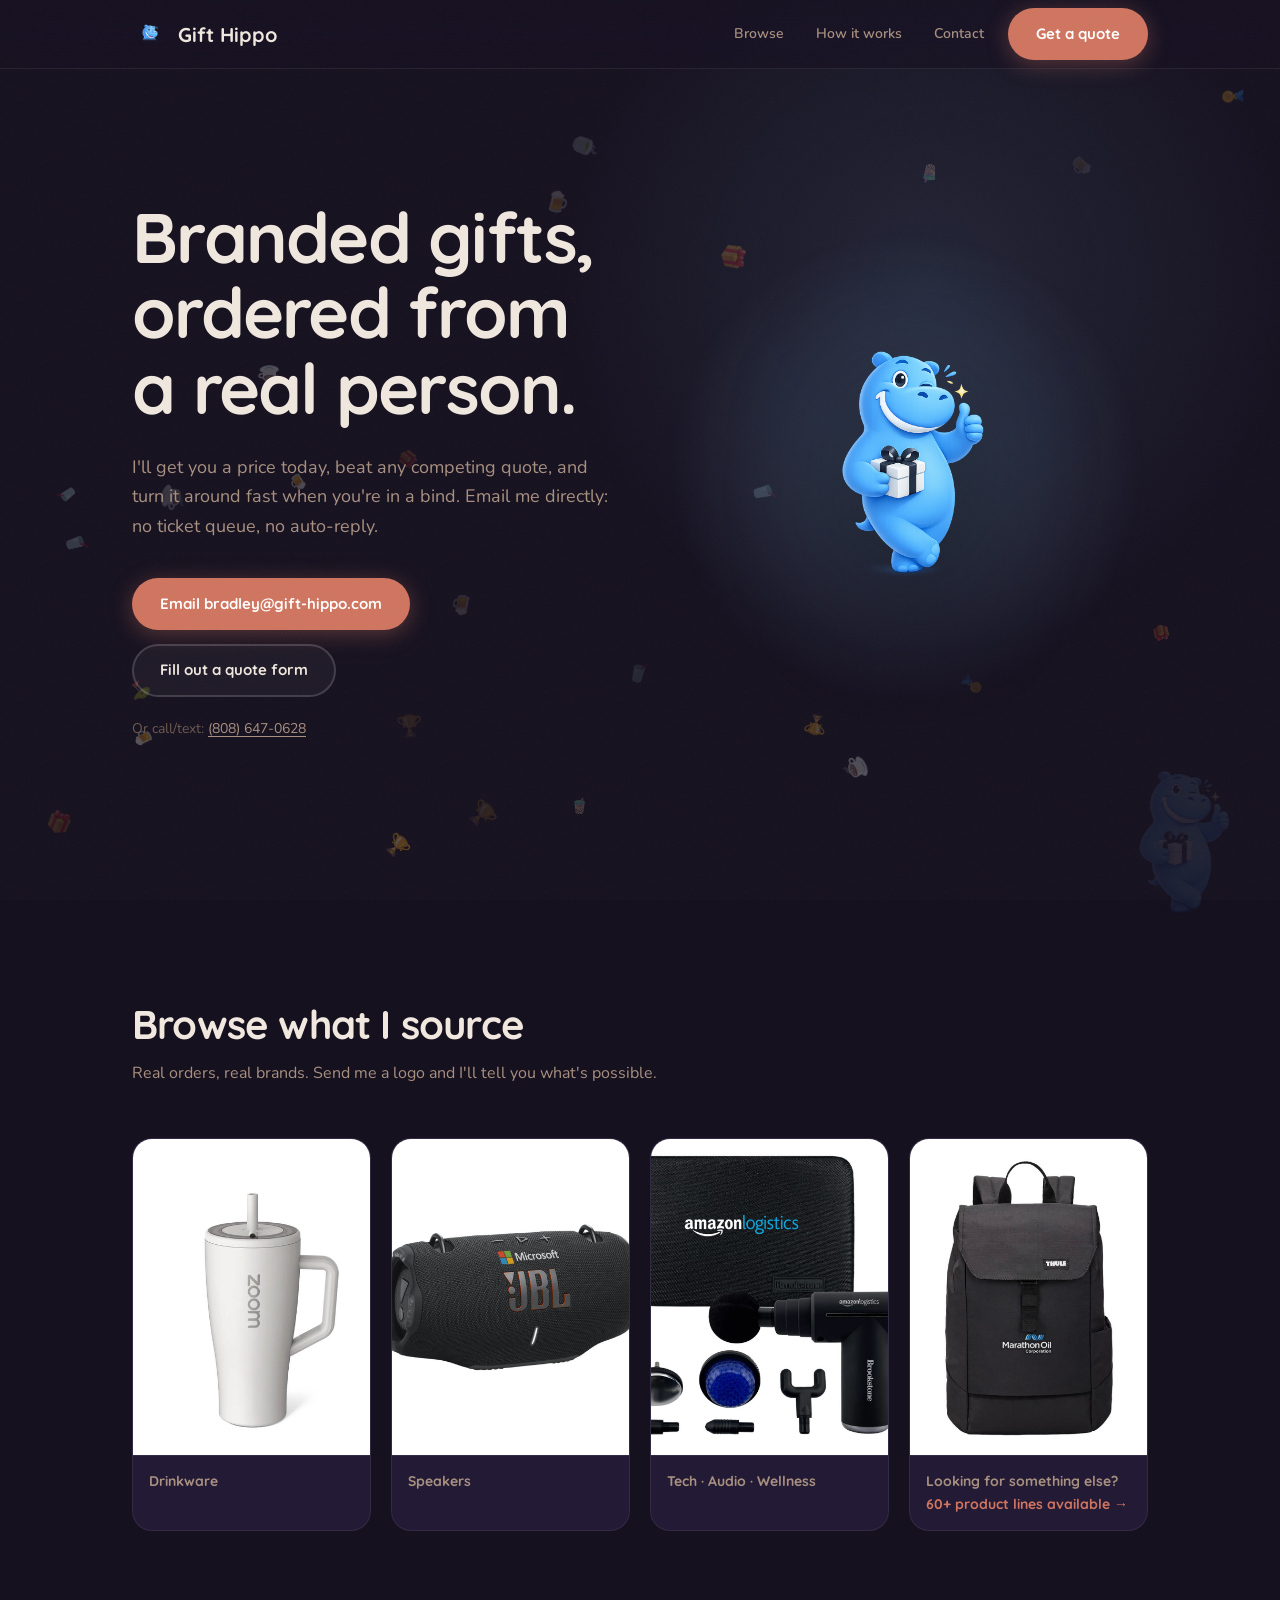
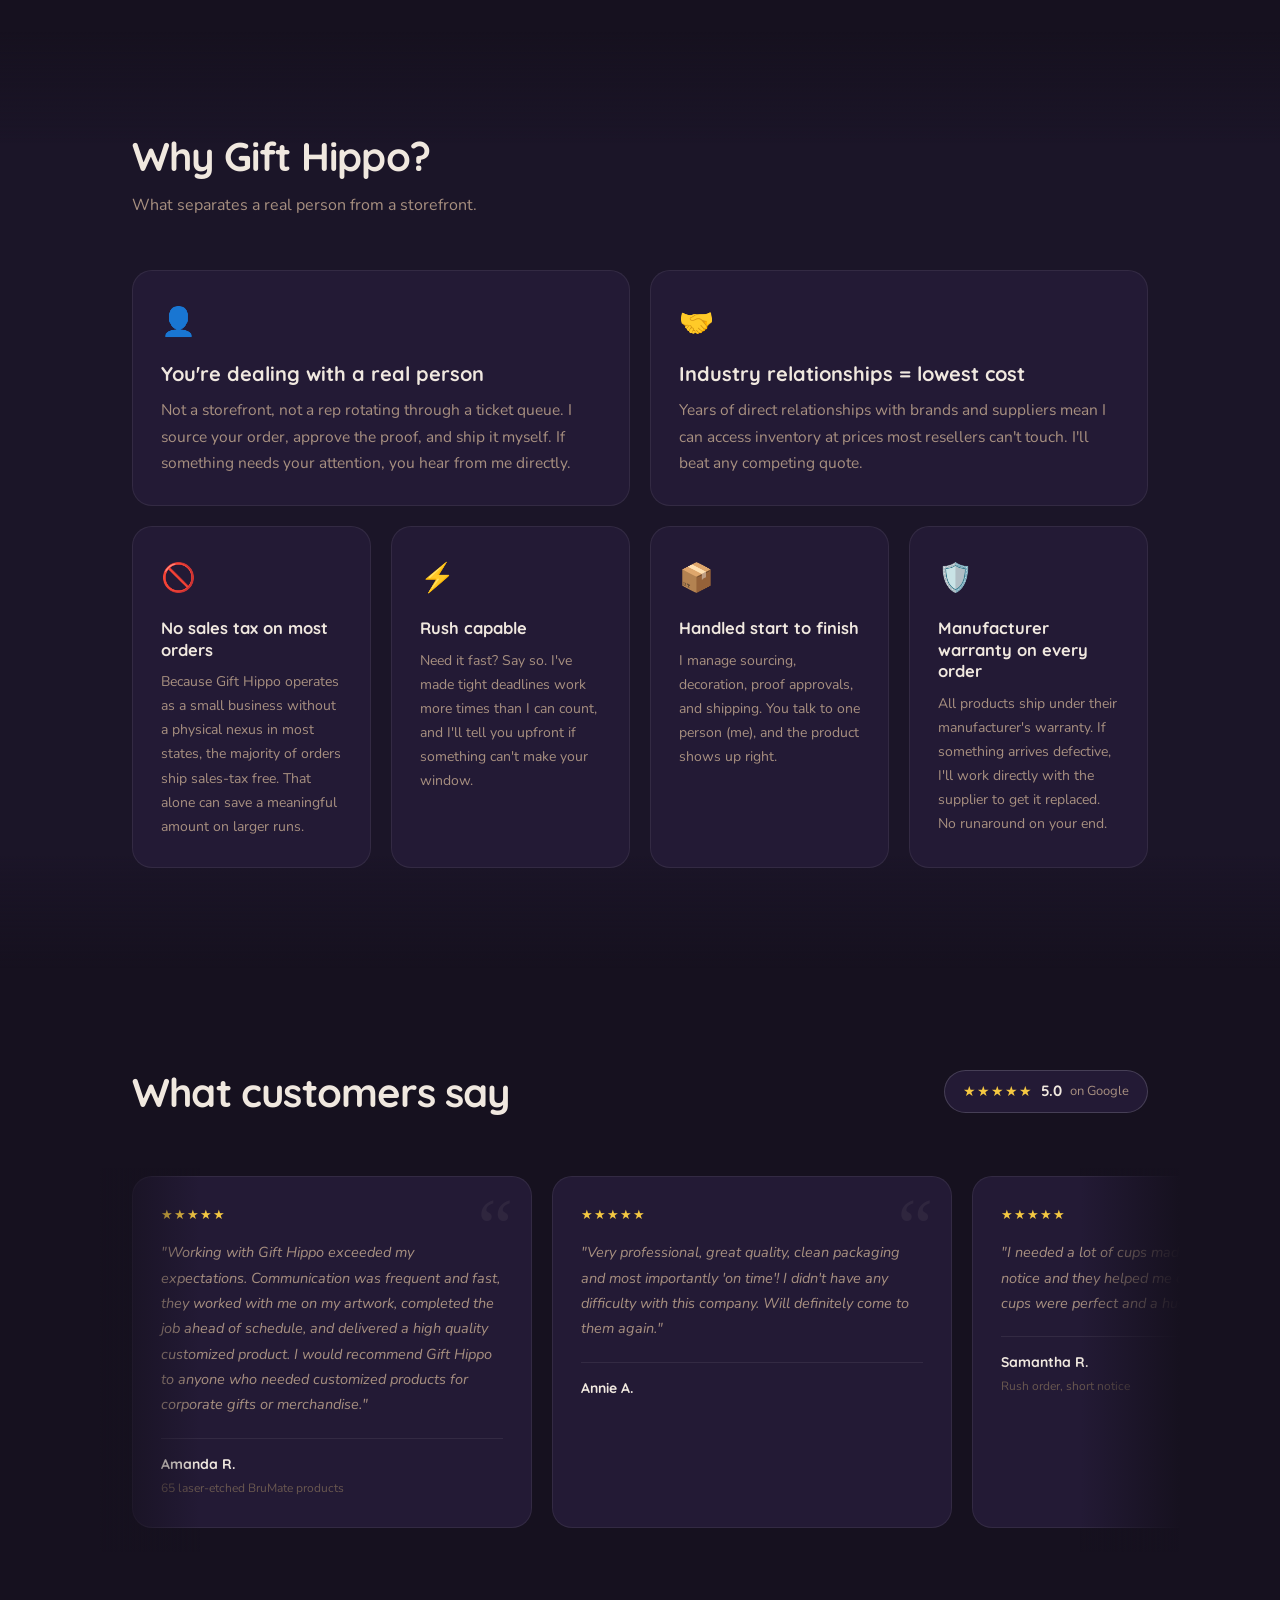
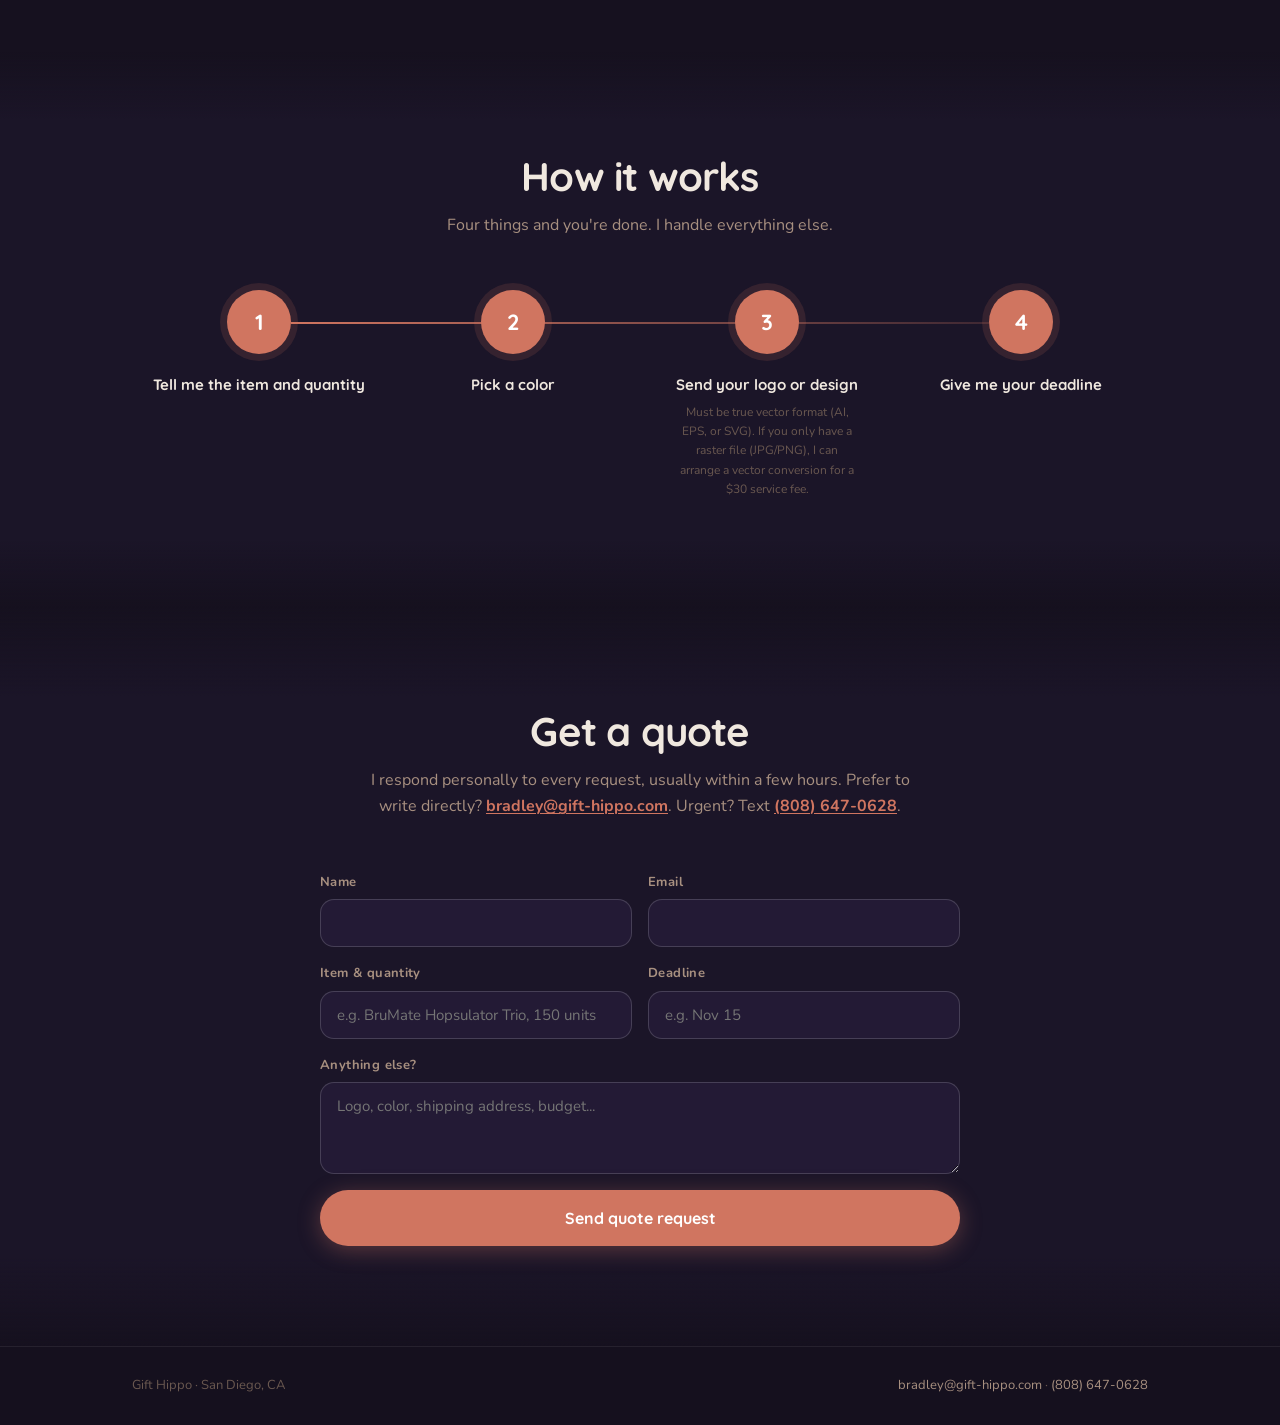
<file: index.html>
<!DOCTYPE html>
<html lang="en">
<head>
<meta charset="UTF-8">
<meta name="viewport" content="width=device-width, initial-scale=1.0">
<title>Gift Hippo: Branded gifts, ordered from a real person.</title>
<meta name="description" content="Gift Hippo sources and ships custom branded gifts and promotional products. Email for a quote today. Personal response guaranteed.">
<link rel="icon" type="image/png" href="hippo-head.png">
<link rel="apple-touch-icon" href="hippo-head.png">
<link rel="preconnect" href="https://fonts.googleapis.com">
<link href="https://fonts.googleapis.com/css2?family=Quicksand:wght@600;700&family=Nunito:wght@400;600;700&display=swap" rel="stylesheet">
<link rel="stylesheet" href="style.css">
</head>
<body>

<!-- Inline style guarantees canvas stays behind content regardless of CSS load order or caching -->
<canvas id="particles" style="position:fixed;inset:0;z-index:-1;pointer-events:none;background:transparent;"></canvas>

<header class="site-header">
  <div class="wrap header-inner">
    <a href="/" class="wordmark">
      <img src="hippo-head.png" alt="" class="wordmark-icon" aria-hidden="true">
      Gift Hippo
    </a>
    <nav>
      <a href="#browse">Browse</a>
      <a href="#how-it-works">How it works</a>
      <a href="#contact">Contact</a>
    </nav>
    <a href="#contact" class="btn btn-accent">Get a quote</a>
  </div>
</header>

<main>

  <!-- Hero -->
  <section class="hero-section">
    <div class="wrap">
      <div class="hero">
        <div class="hero-copy">
          <h1><span class="w">Branded</span> <span class="w">gifts,</span> <span class="w">ordered</span> <span class="w">from</span> <span class="w">a</span> <span class="w">real</span> <span class="w">person.</span></h1>
          <p class="lede">I'll get you a price today, beat any competing quote, and turn it around fast when you're in a bind. Email me directly: no ticket queue, no auto-reply.</p>
          <div class="cta-row">
            <a href="mailto:bradley@gift-hippo.com" class="btn btn-accent">Email bradley@gift-hippo.com</a>
            <a href="#contact" class="btn btn-outline">Fill out a quote form</a>
          </div>
          <p class="hero-phone">Or call/text: <a href="tel:8086470628">(808) 647-0628</a></p>
        </div>
        <div class="hero-mascot" id="hero-mascot">
          <div class="hippo-glow"></div>
          <div class="hippo-wrapper" id="hippo-wrapper">
            <div class="hippo-bubble" id="hippo-bubble">
              <p>Email me today. I'll find the right gift at your budget.</p>
              <a href="mailto:bradley@gift-hippo.com" class="bubble-cta">bradley@gift-hippo.com →</a>
            </div>
            <img src="hippo-mascot-big.png" alt="Gift Hippo mascot holding a gift and giving a thumbs up" class="hippo-svg">
          </div>
        </div>
      </div>
    </div>
  </section>

  <!-- Browse -->
  <section id="browse" class="section">
    <div class="wrap">
      <div class="section-head reveal">
        <h2>Browse what I source</h2>
        <p class="sub">Real orders, real brands. Send me a logo and I'll tell you what's possible.</p>
      </div>
      <div class="browse-grid">
        <a class="browse-card" href="browse.html">
          <img src="product-drinkware.jpg" alt="BruMate tumbler with Zoom branding">
          <span>Drinkware</span>
        </a>
        <a class="browse-card" href="browse.html">
          <img src="product-speaker.jpg" alt="Branded JBL speaker with Microsoft logo">
          <span>Speakers</span>
        </a>
        <a class="browse-card" href="browse.html">
          <img src="product-massager.jpg" alt="Brookstone massager with Amazon Logistics branding">
          <span>Tech · Audio · Wellness</span>
        </a>
        <a class="browse-card" href="browse.html">
          <img src="product-bag.jpg" alt="Branded Thule backpack with Marathon Oil logo">
          <span>Looking for something else?<br><strong>60+ product lines available →</strong></span>
        </a>
      </div>
    </div>
  </section>

  <!-- Why Gift Hippo - merged with operational pillars -->
  <section class="section alt-bg">
    <div class="wrap">
      <div class="section-head reveal">
        <h2>Why Gift Hippo?</h2>
        <p class="sub">What separates a real person from a storefront.</p>
      </div>
      <div class="why-grid stagger">
        <div class="why-card why-feat">
          <div class="why-icon">👤</div>
          <div class="why-title">You're dealing with a real person</div>
          <div class="why-text">Not a storefront, not a rep rotating through a ticket queue. I source your order, approve the proof, and ship it myself. If something needs your attention, you hear from me directly.</div>
        </div>
        <div class="why-card why-feat">
          <div class="why-icon">🤝</div>
          <div class="why-title">Industry relationships = lowest cost</div>
          <div class="why-text">Years of direct relationships with brands and suppliers mean I can access inventory at prices most resellers can't touch. I'll beat any competing quote.</div>
        </div>
        <div class="why-card">
          <div class="why-icon">🚫</div>
          <div class="why-title">No sales tax on most orders</div>
          <div class="why-text">Because Gift Hippo operates as a small business without a physical nexus in most states, the majority of orders ship sales-tax free. That alone can save a meaningful amount on larger runs.</div>
        </div>
        <div class="why-card">
          <div class="why-icon">⚡</div>
          <div class="why-title">Rush capable</div>
          <div class="why-text">Need it fast? Say so. I've made tight deadlines work more times than I can count, and I'll tell you upfront if something can't make your window.</div>
        </div>
        <div class="why-card">
          <div class="why-icon">📦</div>
          <div class="why-title">Handled start to finish</div>
          <div class="why-text">I manage sourcing, decoration, proof approvals, and shipping. You talk to one person (me), and the product shows up right.</div>
        </div>
        <div class="why-card">
          <div class="why-icon">🛡️</div>
          <div class="why-title">Manufacturer warranty on every order</div>
          <div class="why-text">All products ship under their manufacturer's warranty. If something arrives defective, I'll work directly with the supplier to get it replaced. No runaround on your end.</div>
        </div>
      </div>
    </div>
  </section>

  <!-- Reviews -->
  <section class="section">
    <div class="wrap">
      <div class="reviews-header">
        <h2>What customers say</h2>
        <div class="reviews-badge">
          <span class="stars">★★★★★</span>
          <span class="score">5.0</span>
          <a href="https://share.google/pCk6TLFYUDuigLmpX" target="_blank" rel="noopener" class="source">on Google</a>
        </div>
      </div>
      <div class="reviews-carousel">
        <div class="reviews-track">
          <div class="review-card">
            <div class="stars">★★★★★</div>
            <p class="review-text">"Working with Gift Hippo exceeded my expectations. Communication was frequent and fast, they worked with me on my artwork, completed the job ahead of schedule, and delivered a high quality customized product. I would recommend Gift Hippo to anyone who needed customized products for corporate gifts or merchandise."</p>
            <div class="review-meta">
              <div class="review-name">Amanda R.</div>
              <div class="review-detail">65 laser-etched BruMate products</div>
            </div>
          </div>
          <div class="review-card">
            <div class="stars">★★★★★</div>
            <p class="review-text">"Very professional, great quality, clean packaging and most importantly 'on time'! I didn't have any difficulty with this company. Will definitely come to them again."</p>
            <div class="review-meta">
              <div class="review-name">Annie A.</div>
            </div>
          </div>
          <div class="review-card">
            <div class="stars">★★★★★</div>
            <p class="review-text">"I needed a lot of cups made on an extremely short notice and they helped me out and got it done. The cups were perfect and a huge hit."</p>
            <div class="review-meta">
              <div class="review-name">Samantha R.</div>
              <div class="review-detail">Rush order, short notice</div>
            </div>
          </div>
          <!-- Duplicates for seamless loop -->
          <div class="review-card" aria-hidden="true">
            <div class="stars">★★★★★</div>
            <p class="review-text">"Working with Gift Hippo exceeded my expectations. Communication was frequent and fast, they worked with me on my artwork, completed the job ahead of schedule, and delivered a high quality customized product. I would recommend Gift Hippo to anyone who needed customized products for corporate gifts or merchandise."</p>
            <div class="review-meta">
              <div class="review-name">Amanda R.</div>
              <div class="review-detail">65 laser-etched BruMate products</div>
            </div>
          </div>
          <div class="review-card" aria-hidden="true">
            <div class="stars">★★★★★</div>
            <p class="review-text">"Very professional, great quality, clean packaging and most importantly 'on time'! I didn't have any difficulty with this company. Will definitely come to them again."</p>
            <div class="review-meta">
              <div class="review-name">Annie A.</div>
            </div>
          </div>
          <div class="review-card" aria-hidden="true">
            <div class="stars">★★★★★</div>
            <p class="review-text">"I needed a lot of cups made on an extremely short notice and they helped me out and got it done. The cups were perfect and a huge hit."</p>
            <div class="review-meta">
              <div class="review-name">Samantha R.</div>
              <div class="review-detail">Rush order, short notice</div>
            </div>
          </div>
        </div>
      </div>
    </div>
  </section>

  <!-- How it works -->
  <section id="how-it-works" class="section alt-bg">
    <div class="wrap">
      <div class="section-head centered">
        <h2>How it works</h2>
        <p class="sub">Four things and you're done. I handle everything else.</p>
      </div>
      <div class="how-grid">
        <div class="how-step">
          <span class="step-num">1</span>
          <strong class="step-title">Tell me the item and quantity</strong>
        </div>
        <div class="how-step">
          <span class="step-num">2</span>
          <strong class="step-title">Pick a color</strong>
        </div>
        <div class="how-step">
          <span class="step-num">3</span>
          <strong class="step-title">Send your logo or design</strong>
          <span class="step-note">Must be true vector format (AI, EPS, or SVG). If you only have a raster file (JPG/PNG), I can arrange a vector conversion for a $30 service fee.</span>
        </div>
        <div class="how-step">
          <span class="step-num">4</span>
          <strong class="step-title">Give me your deadline</strong>
        </div>
      </div>
    </div>
  </section>

  <!-- Contact -->
  <section id="contact" class="section contact-section alt-bg">
    <div class="wrap">
      <div class="section-head centered">
        <h2>Get a quote</h2>
        <p class="sub">I respond personally to every request, usually within a few hours. Prefer to write directly? <a href="mailto:bradley@gift-hippo.com" class="inline-link">bradley@gift-hippo.com</a>. Urgent? Text <a href="tel:8086470628" class="inline-link">(808) 647-0628</a>.</p>
      </div>
      <form id="quote-form" class="quote-form">
        <div class="form-row">
          <div class="form-field">
            <label for="qf-name">Name</label>
            <input type="text" id="qf-name" name="name" required>
          </div>
          <div class="form-field">
            <label for="qf-email">Email</label>
            <input type="email" id="qf-email" name="email" required>
          </div>
        </div>
        <div class="form-row">
          <div class="form-field">
            <label for="qf-item">Item &amp; quantity</label>
            <input type="text" id="qf-item" name="item" placeholder="e.g. BruMate Hopsulator Trio, 150 units" required>
          </div>
          <div class="form-field">
            <label for="qf-deadline">Deadline</label>
            <input type="text" id="qf-deadline" name="deadline" placeholder="e.g. Nov 15">
          </div>
        </div>
        <div class="form-field">
          <label for="qf-message">Anything else?</label>
          <textarea id="qf-message" name="message" rows="3" placeholder="Logo, color, shipping address, budget..."></textarea>
        </div>
        <button type="submit" class="btn btn-accent">Send quote request</button>
      </form>
    </div>
  </section>

  <div class="contact-hippo" aria-hidden="true">
    <img src="hippo-mascot-big.png" alt="">
  </div>

</main>

<footer class="site-footer">
  <div class="wrap footer-inner">
    <span>Gift Hippo · San Diego, CA</span>
    <span><a href="mailto:bradley@gift-hippo.com">bradley@gift-hippo.com</a> · <a href="tel:8086470628">(808) 647-0628</a></span>
  </div>
</footer>

<!-- Themed floating icon field -->
<script>
(function () {
  var canvas = document.getElementById('particles');
  var ctx    = canvas.getContext('2d');
  var ICONS  = ['🎁','🎁','⛳','⛳','🏆','🏅','☕','☕','🍺','🍺','🥤','🥤','🧋','🍵','🫗'];
  var pts    = [];
  var N      = 26;
  function resize() { canvas.width = window.innerWidth; canvas.height = window.innerHeight; }
  function init() {
    resize(); pts = [];
    for (var i = 0; i < N; i++) {
      pts.push({ x: Math.random()*canvas.width, y: Math.random()*canvas.height,
        vx: (Math.random()-.5)*.20, vy: (Math.random()-.5)*.20,
        icon: ICONS[Math.floor(Math.random()*ICONS.length)],
        size: Math.random()*10+14, a: Math.random()*.20+.08,
        rot: Math.random()*Math.PI*2, vrot: (Math.random()-.5)*.006 });
    }
  }
  function tick() {
    ctx.clearRect(0,0,canvas.width,canvas.height);
    for (var k=0; k<pts.length; k++) {
      var p=pts[k];
      ctx.save(); ctx.translate(p.x,p.y); ctx.rotate(p.rot);
      ctx.globalAlpha=p.a; ctx.font=p.size+'px serif';
      ctx.textAlign='center'; ctx.textBaseline='middle';
      ctx.fillText(p.icon,0,0); ctx.restore();
      p.x+=p.vx; p.y+=p.vy; p.rot+=p.vrot;
      var pad=32;
      if(p.x<-pad) p.x=canvas.width+pad; else if(p.x>canvas.width+pad) p.x=-pad;
      if(p.y<-pad) p.y=canvas.height+pad; else if(p.y>canvas.height+pad) p.y=-pad;
    }
    requestAnimationFrame(tick);
  }
  init(); tick();
  window.addEventListener('resize',init);
}());
</script>

<!-- Hippo speech bubble toggle -->
<script>
(function () {
  var wrapper = document.getElementById('hippo-wrapper');
  var bubble  = document.getElementById('hippo-bubble');
  wrapper.addEventListener('click', function (e) {
    if (e.target.closest('a')) return;
    bubble.classList.toggle('open');
  });
  document.addEventListener('click', function (e) {
    if (!wrapper.contains(e.target)) bubble.classList.remove('open');
  });
}());
</script>

<!-- Quote form → mailto with visible confirmation panel -->
<script>
document.getElementById('quote-form').addEventListener('submit', function (e) {
  e.preventDefault();
  var name     = document.getElementById('qf-name').value;
  var email    = document.getElementById('qf-email').value;
  var item     = document.getElementById('qf-item').value;
  var deadline = document.getElementById('qf-deadline').value;
  var message  = document.getElementById('qf-message').value;

  var subject = 'Quote request: ' + item;
  var body    = 'Name: ' + name +
                '\nEmail: ' + email +
                '\nItem & quantity: ' + item +
                '\nDeadline: ' + (deadline || 'n/a') +
                (message ? '\n\nNotes: ' + message : '');

  var mailtoHref = 'mailto:bradley@gift-hippo.com?subject=' +
    encodeURIComponent(subject) + '&body=' + encodeURIComponent(body);

  // Programmatic click on a real <a> element, more reliable than window.location.href
  var a = document.createElement('a');
  a.href = mailtoHref;
  document.body.appendChild(a);
  a.click();
  document.body.removeChild(a);

  // Clipboard-ready copy of the full request
  var clipText = 'To: bradley@gift-hippo.com\n' +
                 'Subject: ' + subject + '\n\n' + body;

  // Replace the form with the confirmation panel immediately
  document.getElementById('quote-form').outerHTML =
    '<div class="quote-confirm" id="quote-confirm">' +
      '<div class="quote-confirm-icon">✉️</div>' +
      '<h3>Request sent!</h3>' +
      '<p>If your email app opened, just hit send. If it didn\'t, use the options below.</p>' +
      '<a href="' + mailtoHref.replace(/"/g, '&quot;') + '" class="btn btn-outline" style="display:inline-flex;margin-bottom:12px;">Open email app →</a>' +
      '<br>' +
      '<button class="copy-btn" id="copy-btn">📋&nbsp; Copy my request</button>' +
      '<div class="quote-confirm-contact">' +
        '<strong>Or reach Bradley directly:</strong>' +
        '<a href="mailto:bradley@gift-hippo.com">bradley@gift-hippo.com</a>' +
        '<span class="contact-sep">·</span>' +
        '<a href="tel:8086470628">(808) 647-0628</a>' +
      '</div>' +
    '</div>';

  document.getElementById('copy-btn').addEventListener('click', function () {
    var btn = this;
    navigator.clipboard.writeText(clipText).then(function () {
      btn.textContent = '✓  Copied to clipboard';
      btn.classList.add('copied');
    }).catch(function () {
      // Fallback for browsers without clipboard API
      var ta = document.createElement('textarea');
      ta.value = clipText;
      ta.style.position = 'fixed';
      ta.style.opacity = '0';
      document.body.appendChild(ta);
      ta.select();
      document.execCommand('copy');
      document.body.removeChild(ta);
      btn.textContent = '✓  Copied to clipboard';
      btn.classList.add('copied');
    });
  });
});
</script>

<!-- ── Interactive redesign JS ── -->
<script>
(function () {

  /* ── Nav compact on scroll ── */
  var nav = document.querySelector('.site-header');
  window.addEventListener('scroll', function () {
    nav.classList.toggle('nav-scrolled', window.scrollY > 60);
  }, { passive: true });

  /* ── IntersectionObserver: .reveal ── */
  var revealIO = new IntersectionObserver(function (entries) {
    entries.forEach(function (e) {
      if (e.isIntersecting) {
        e.target.classList.add('in-view');
        revealIO.unobserve(e.target);
      }
    });
  }, { threshold: 0.12 });
  document.querySelectorAll('.reveal').forEach(function (el) { revealIO.observe(el); });

  /* ── IntersectionObserver: .stagger ── */
  var staggerIO = new IntersectionObserver(function (entries) {
    entries.forEach(function (e) {
      if (e.isIntersecting) {
        e.target.classList.add('in-view');
        staggerIO.unobserve(e.target);
      }
    });
  }, { threshold: 0.1 });
  document.querySelectorAll('.stagger').forEach(function (el) { staggerIO.observe(el); });

  /* ── Hero mascot parallax ── */
  var heroMascot = document.getElementById('hero-mascot');
  var ticking = false;
  if (heroMascot) {
    window.addEventListener('scroll', function () {
      if (!ticking) {
        requestAnimationFrame(function () {
          var y = window.scrollY;
          if (y < window.innerHeight * 1.2) {
            heroMascot.style.transform = 'translateY(' + (y * -0.22) + 'px)';
          }
          ticking = false;
        });
        ticking = true;
      }
    }, { passive: true });
  }

  /* ── 3D tilt on browse cards ── */
  document.querySelectorAll('.browse-card').forEach(function (card) {
    card.addEventListener('mousemove', function (e) {
      var rect = card.getBoundingClientRect();
      var x = (e.clientX - rect.left) / rect.width  - 0.5;
      var y = (e.clientY - rect.top)  / rect.height - 0.5;
      card.style.transition = 'box-shadow 0.2s, border-color 0.2s';
      card.style.transform  = 'perspective(700px) rotateY(' + (x * 14) + 'deg) rotateX(' + (-y * 14) + 'deg) translateY(-4px) scale(1.01)';
    });
    card.addEventListener('mouseleave', function () {
      card.style.transition = 'transform 0.45s cubic-bezier(0.22,1,0.36,1), box-shadow 0.2s, border-color 0.2s';
      card.style.transform  = '';
    });
  });

  /* ── How it works: line draw + step pop ── */
  var howSection = document.querySelector('#how-it-works');
  var howGrid    = document.querySelector('.how-grid');
  var howSteps   = document.querySelectorAll('.how-step');
  if (howSection && howGrid) {
    new IntersectionObserver(function (entries) {
      if (entries[0].isIntersecting) {
        howGrid.classList.add('line-drawn');
        howSteps.forEach(function (step, i) {
          setTimeout(function () {
            step.classList.add('step-visible');
          }, 250 + i * 180);
        });
      }
    }, { threshold: 0.25 }).observe(howSection);
  }

}());
</script>

</body>
</html>
</file>
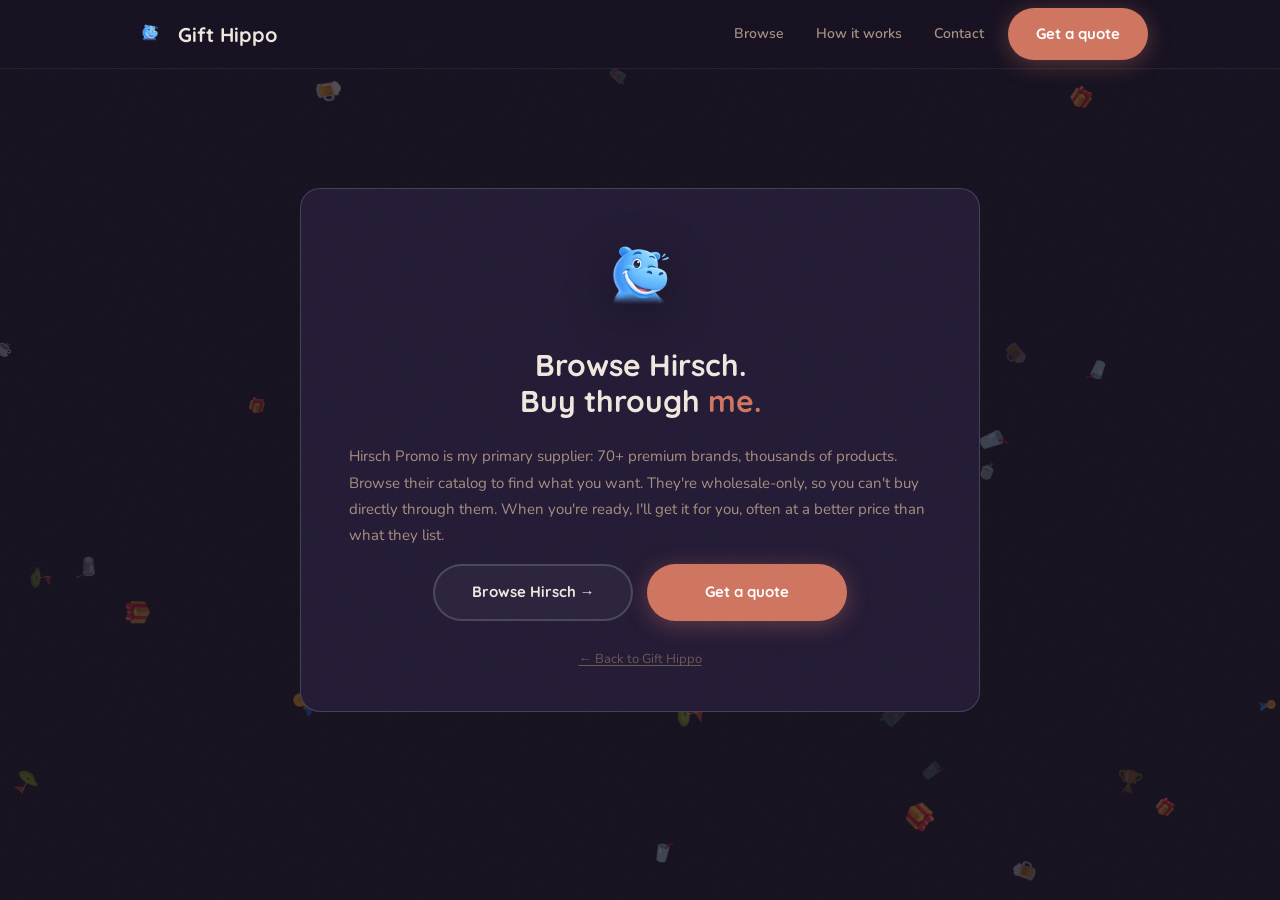
<file: browse.html>
<!DOCTYPE html>
<html lang="en">
<head>
<meta charset="UTF-8">
<meta name="viewport" content="width=device-width, initial-scale=1.0">
<title>Browse Products | Gift Hippo</title>
<meta name="description" content="Browse thousands of premium branded products through Hirsch Promo, then get a quote from Gift Hippo.">
<link rel="icon" type="image/png" href="hippo-head.png">
<link rel="apple-touch-icon" href="hippo-head.png">
<link rel="preconnect" href="https://fonts.googleapis.com">
<link href="https://fonts.googleapis.com/css2?family=Quicksand:wght@600;700&family=Nunito:wght@400;600;700&display=swap" rel="stylesheet">
<link rel="stylesheet" href="style.css">
<style>
  .interstitial {
    min-height: 100vh;
    display: flex;
    flex-direction: column;
    align-items: center;
    justify-content: center;
    padding: 60px 24px;
    position: relative;
    z-index: 1;
  }
  .interstitial-card {
    max-width: 680px;
    width: 100%;
    background: var(--surface);
    border: 1px solid var(--border-light);
    border-radius: var(--radius-lg);
    padding: 48px 48px 40px;
    text-align: center;
  }
  .interstitial-hippo {
    width: 130px;
    margin: 0 auto 24px;
    display: block;
    filter: drop-shadow(0 12px 24px rgba(0,0,0,0.4));
  }
  .interstitial-eyebrow {
    font-size: 12px;
    font-weight: 700;
    letter-spacing: 0.08em;
    text-transform: uppercase;
    color: var(--coral);
    margin: 0 0 10px;
  }
  .interstitial-card h1 {
    font-size: clamp(22px, 4vw, 30px);
    line-height: 1.2;
    margin-bottom: 24px;
    color: var(--cream);
  }
  .interstitial-card h1 span {
    color: var(--coral);
  }
  .interstitial-body {
    font-size: 15px;
    color: var(--cream-mid);
    line-height: 1.75;
    margin: 0 0 16px;
    text-align: left;
  }
  .interstitial-divider {
    border: none;
    border-top: 1px solid var(--border);
    margin: 28px 0;
  }
  .interstitial-cta-label {
    font-size: 12px;
    font-weight: 700;
    letter-spacing: 0.06em;
    text-transform: uppercase;
    color: var(--cream-dim);
    margin-bottom: 16px;
  }
  .interstitial-actions {
    display: flex;
    gap: 14px;
    justify-content: center;
    flex-wrap: wrap;
  }
  .interstitial-actions .btn {
    min-width: 200px;
    text-align: center;
    padding: 14px 28px;
    font-size: 15px;
  }
  .back-link {
    display: inline-block;
    margin-top: 28px;
    font-size: 13px;
    color: var(--cream-dim);
    text-decoration: underline;
    text-underline-offset: 2px;
  }
  .back-link:hover { color: var(--cream-mid); }
  @media (max-width: 600px) {
    .interstitial-card { padding: 32px 24px; }
    .interstitial-actions .btn { min-width: 0; width: 100%; }
  }
</style>
</head>
<body>

<canvas id="particles" style="position:fixed;inset:0;z-index:-1;pointer-events:none;background:transparent;"></canvas>

<header class="site-header">
  <div class="wrap header-inner">
    <a href="/" class="wordmark">
      <img src="hippo-head.png" alt="" class="wordmark-icon" aria-hidden="true">
      Gift Hippo
    </a>
    <nav>
      <a href="/#browse">Browse</a>
      <a href="/#how-it-works">How it works</a>
      <a href="/#contact">Contact</a>
    </nav>
    <a href="/#contact" class="btn btn-accent">Get a quote</a>
  </div>
</header>

<div class="interstitial">
  <div class="interstitial-card">

    <img src="hippo-head.png" alt="Gift Hippo" class="interstitial-hippo">

    <h1>Browse Hirsch.<br>Buy through <span>me.</span></h1>

    <p class="interstitial-body">Hirsch Promo is my primary supplier: 70+ premium brands, thousands of products. Browse their catalog to find what you want. They're wholesale-only, so you can't buy directly through them. When you're ready, I'll get it for you, often at a better price than what they list.</p>

    <div class="interstitial-actions">
      <a href="https://hirschpromo.com/" target="_blank" rel="noopener" class="btn btn-outline">Browse Hirsch →</a>
      <a href="/#contact" class="btn btn-accent">Get a quote</a>
    </div>

    <a href="/" class="back-link">← Back to Gift Hippo</a>

  </div>
</div>

<!-- Particle field -->
<script>
(function () {
  var canvas = document.getElementById('particles');
  var ctx    = canvas.getContext('2d');
  var ICONS  = ['🎁','🎁','⛳','⛳','🏆','🏅','☕','☕','🍺','🍺','🥤','🥤','🧋','🍵','🫗'];
  var pts    = [];
  var N      = 26;
  function resize() { canvas.width = window.innerWidth; canvas.height = window.innerHeight; }
  function init() {
    resize(); pts = [];
    for (var i = 0; i < N; i++) {
      pts.push({ x: Math.random()*canvas.width, y: Math.random()*canvas.height,
        vx: (Math.random()-.5)*.20, vy: (Math.random()-.5)*.20,
        icon: ICONS[Math.floor(Math.random()*ICONS.length)],
        size: Math.random()*10+14, a: Math.random()*.20+.08,
        rot: Math.random()*Math.PI*2, vrot: (Math.random()-.5)*.006 });
    }
  }
  function tick() {
    ctx.clearRect(0,0,canvas.width,canvas.height);
    for (var k=0; k<pts.length; k++) {
      var p=pts[k];
      ctx.save(); ctx.translate(p.x,p.y); ctx.rotate(p.rot);
      ctx.globalAlpha=p.a; ctx.font=p.size+'px serif';
      ctx.textAlign='center'; ctx.textBaseline='middle';
      ctx.fillText(p.icon,0,0); ctx.restore();
      p.x+=p.vx; p.y+=p.vy; p.rot+=p.vrot;
      var pad=32;
      if(p.x<-pad) p.x=canvas.width+pad; else if(p.x>canvas.width+pad) p.x=-pad;
      if(p.y<-pad) p.y=canvas.height+pad; else if(p.y>canvas.height+pad) p.y=-pad;
    }
    requestAnimationFrame(tick);
  }
  init(); tick();
  window.addEventListener('resize',init);
}());
</script>

</body>
</html>
</file>
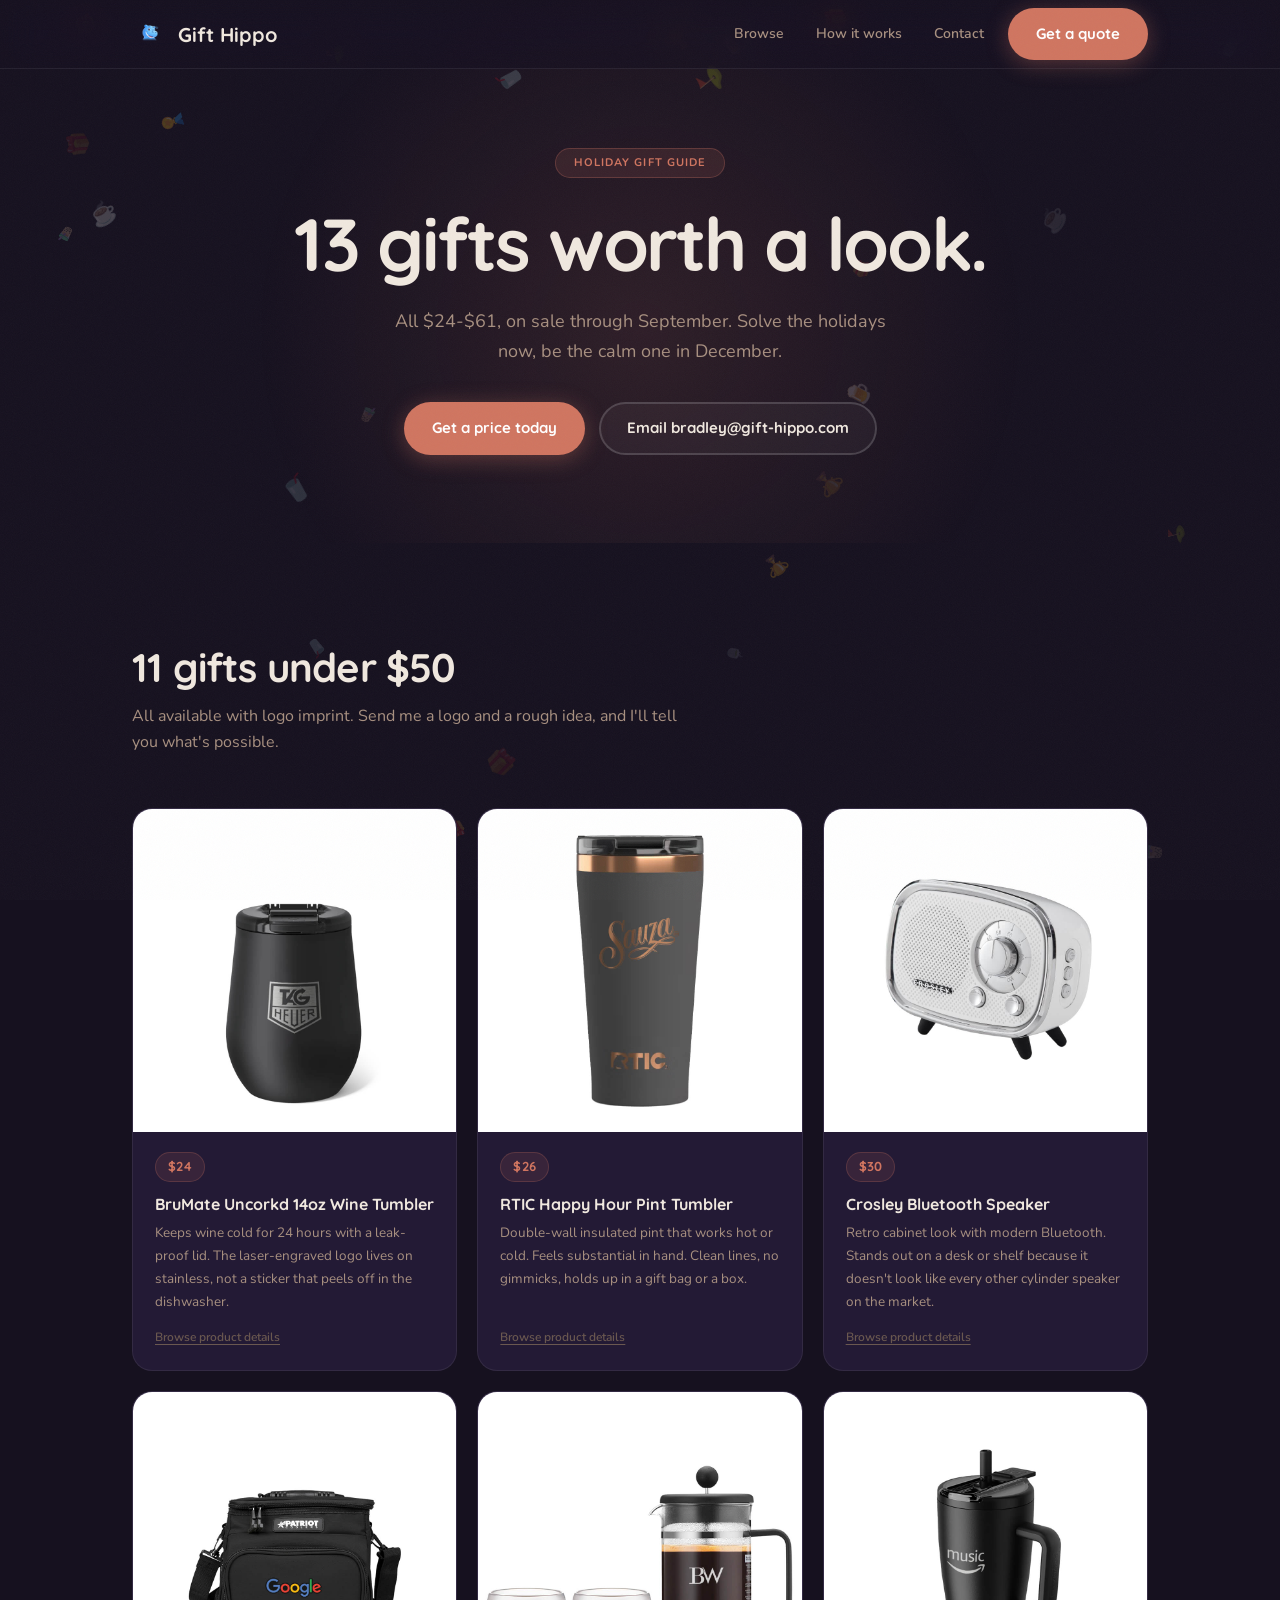
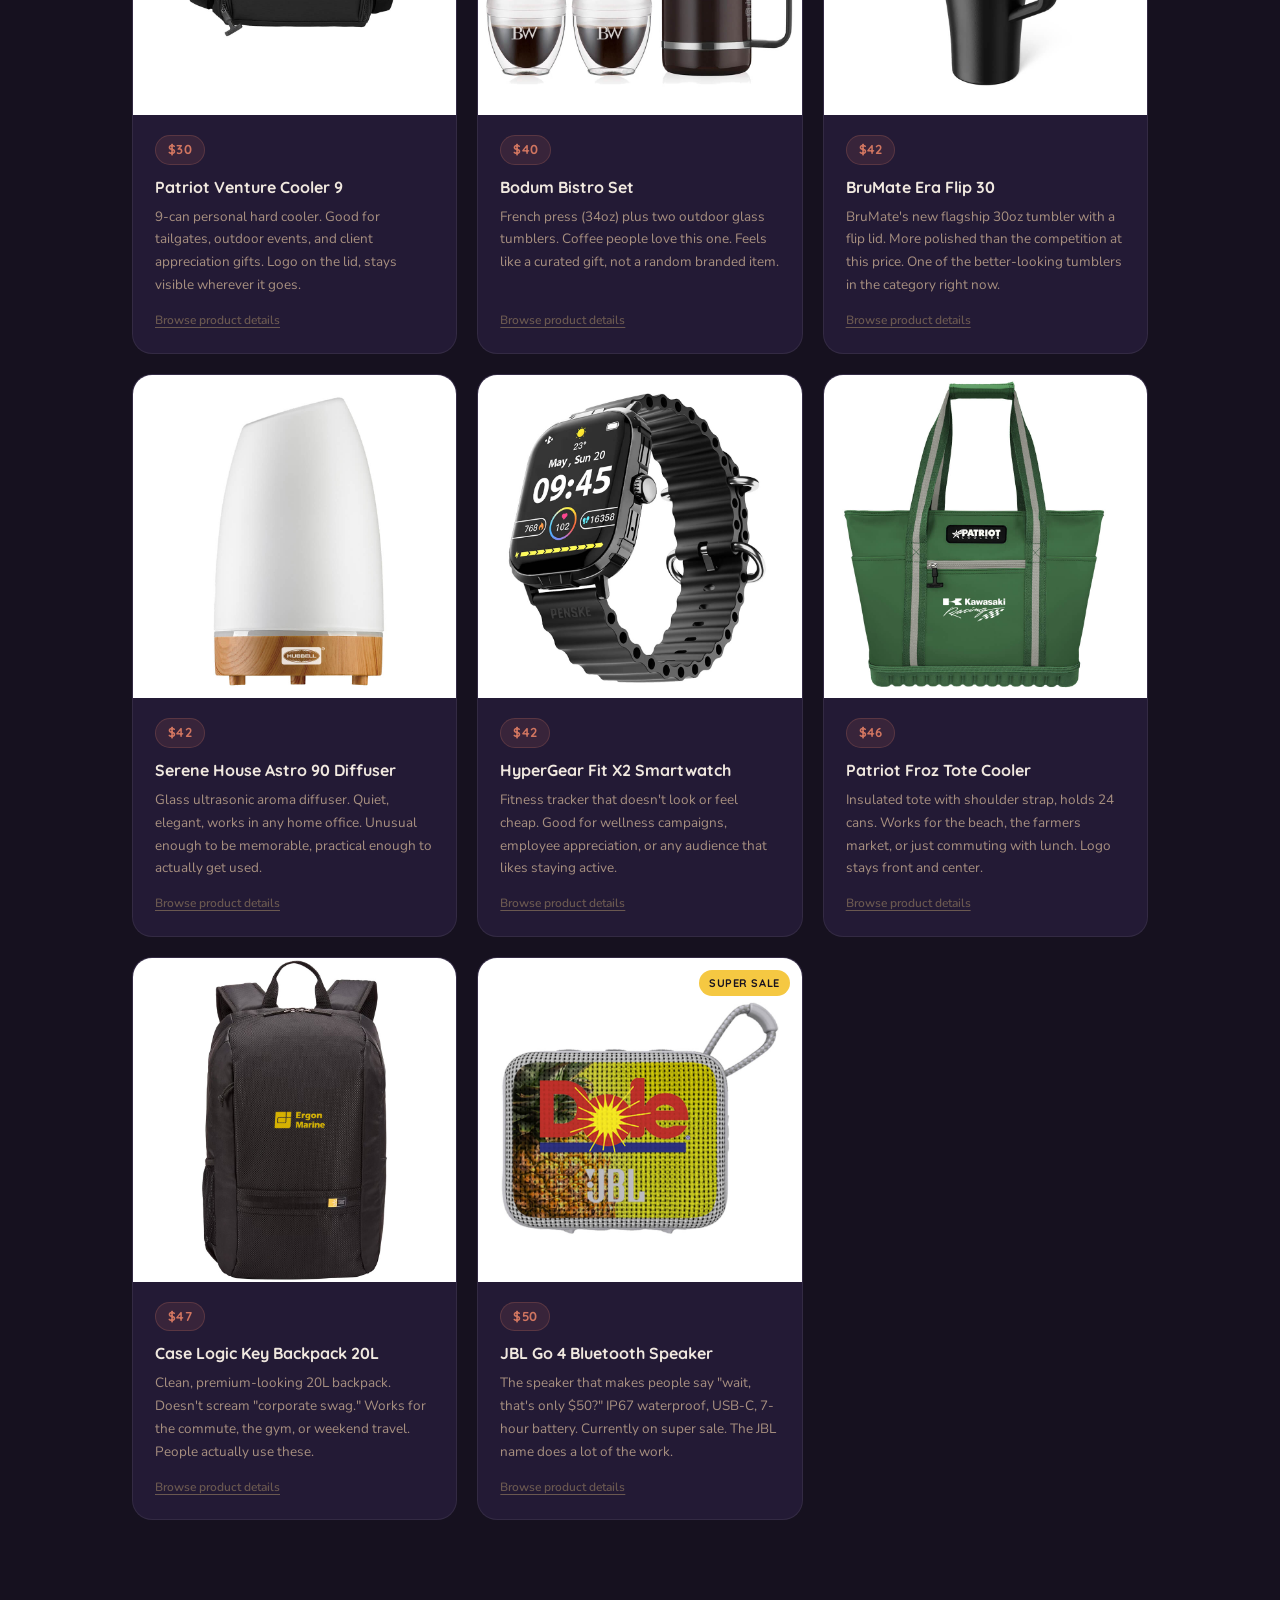
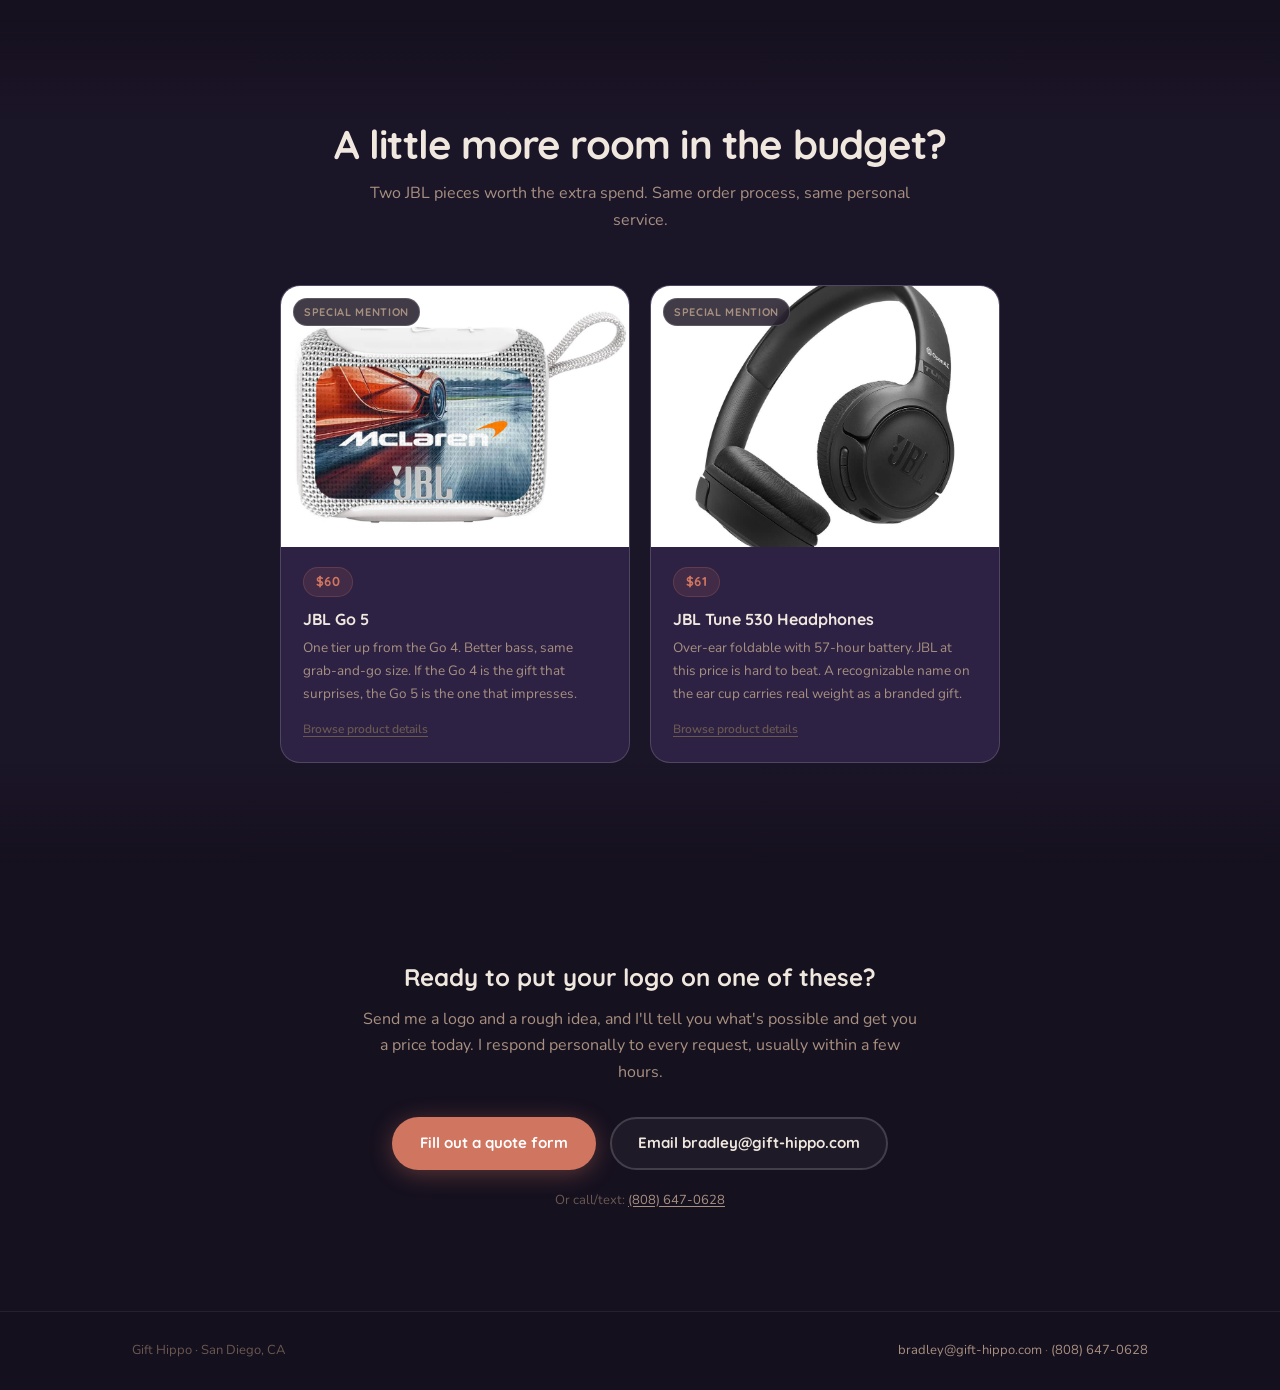
<file: gift-guide.html>
<!DOCTYPE html>
<html lang="en">
<head>
<meta charset="UTF-8">
<meta name="viewport" content="width=device-width, initial-scale=1.0">
<title>Holiday Gift Guide: 13 Branded Gifts | Gift Hippo</title>
<meta name="description" content="13 branded gifts worth a look, all $24-$61, on sale through September. Get your logo on any of them today through Gift Hippo.">
<link rel="icon" type="image/png" href="hippo-head.png">
<link rel="apple-touch-icon" href="hippo-head.png">
<link rel="preconnect" href="https://fonts.googleapis.com">
<link href="https://fonts.googleapis.com/css2?family=Quicksand:wght@600;700&family=Nunito:wght@400;600;700&display=swap" rel="stylesheet">
<link rel="stylesheet" href="style.css">
<style>
  /* Guide hero */
  .guide-hero {
    padding: 148px 0 88px;
    position: relative;
    overflow: hidden;
    text-align: center;
    z-index: 1;
  }
  .guide-hero::before {
    content: '';
    position: absolute;
    top: -10%; left: 50%;
    transform: translateX(-50%);
    width: 72vw; height: 60vw;
    max-width: 900px;
    background: radial-gradient(circle, rgba(208,117,96,0.13) 0%, transparent 65%);
    pointer-events: none;
  }
  .guide-eyebrow {
    display: inline-block;
    font-size: 11px;
    font-weight: 700;
    letter-spacing: 0.1em;
    text-transform: uppercase;
    color: var(--coral);
    background: rgba(208,117,96,0.12);
    border: 1px solid rgba(208,117,96,0.28);
    border-radius: var(--radius-pill);
    padding: 5px 18px;
    margin-bottom: 22px;
  }
  .guide-hero h1 {
    font-size: clamp(38px, 6vw, 74px);
    letter-spacing: -0.03em;
    margin-bottom: 18px;
    position: relative;
    z-index: 1;
  }
  .guide-hero .sub {
    margin: 0 auto 36px;
    font-size: clamp(15px, 1.6vw, 18px);
    max-width: 500px;
  }
  .guide-hero-cta {
    display: flex;
    gap: 14px;
    justify-content: center;
    flex-wrap: wrap;
  }

  /* Product grid */
  .guide-grid {
    display: grid;
    grid-template-columns: repeat(3, 1fr);
    gap: var(--card-gap);
  }

  /* Product card */
  .guide-card {
    background: var(--surface);
    border: 1px solid var(--border);
    border-radius: var(--radius-lg);
    overflow: hidden;
    display: flex;
    flex-direction: column;
    transition: transform 0.3s var(--ease-out), box-shadow 0.3s, border-color 0.3s;
    position: relative;
  }
  .guide-card:hover {
    transform: translateY(-5px);
    box-shadow: 0 24px 52px rgba(0,0,0,0.35);
    border-color: rgba(208,117,96,0.28);
  }
  .guide-card-img-wrap {
    overflow: hidden;
    position: relative;
  }
  .guide-card-img {
    width: 100%;
    aspect-ratio: 1 / 1;
    object-fit: cover;
    display: block;
    background: #1e1730;
    transition: transform 0.5s var(--ease-out);
  }
  .guide-card:hover .guide-card-img { transform: scale(1.04); }
  .guide-card-body {
    padding: 20px 22px 22px;
    display: flex;
    flex-direction: column;
    flex: 1;
    gap: 8px;
  }
  .guide-card-price {
    font-family: 'Quicksand', sans-serif;
    font-weight: 700;
    font-size: 13px;
    color: var(--coral);
    background: rgba(208,117,96,0.12);
    border: 1px solid rgba(208,117,96,0.22);
    border-radius: var(--radius-pill);
    padding: 3px 12px;
    display: inline-block;
    letter-spacing: 0.02em;
    width: fit-content;
  }
  .guide-card-name {
    font-family: 'Quicksand', sans-serif;
    font-weight: 700;
    font-size: 16px;
    color: var(--cream);
    line-height: 1.3;
    margin-top: 4px;
  }
  .guide-card-desc {
    font-size: 13.5px;
    color: var(--cream-mid);
    line-height: 1.7;
    flex: 1;
  }
  .guide-card-link {
    font-size: 12px;
    color: var(--cream-dim);
    font-weight: 600;
    text-decoration: underline;
    text-underline-offset: 3px;
    transition: color 0.15s;
    margin-top: 6px;
    display: inline-block;
  }
  .guide-card-link:hover { color: var(--cream-mid); }

  /* Sale badge */
  .sale-badge {
    position: absolute;
    top: 12px; right: 12px;
    background: var(--gold);
    color: #16111F;
    font-family: 'Quicksand', sans-serif;
    font-weight: 700;
    font-size: 11px;
    letter-spacing: 0.05em;
    text-transform: uppercase;
    padding: 4px 10px;
    border-radius: var(--radius-pill);
  }

  /* Premium section cards */
  .guide-premium-grid {
    display: grid;
    grid-template-columns: repeat(2, 1fr);
    gap: var(--card-gap);
    max-width: 720px;
    margin: 0 auto;
  }
  .guide-premium-card {
    background: var(--surface-hi);
    border: 1px solid var(--border-light);
    border-radius: var(--radius-lg);
    overflow: hidden;
    display: flex;
    flex-direction: column;
    transition: transform 0.3s var(--ease-out), box-shadow 0.3s;
    position: relative;
  }
  .guide-premium-card:hover {
    transform: translateY(-5px);
    box-shadow: 0 28px 60px rgba(0,0,0,0.4);
  }
  .guide-premium-card .guide-card-img {
    aspect-ratio: 4 / 3;
  }
  .guide-premium-label {
    position: absolute;
    top: 12px; left: 12px;
    background: rgba(22,17,31,0.82);
    border: 1px solid var(--border-light);
    color: var(--cream-mid);
    font-family: 'Quicksand', sans-serif;
    font-weight: 700;
    font-size: 11px;
    letter-spacing: 0.06em;
    text-transform: uppercase;
    padding: 4px 10px;
    border-radius: var(--radius-pill);
    backdrop-filter: blur(8px);
  }

  /* Closing CTA */
  .guide-cta-box {
    max-width: 600px;
    margin: 0 auto;
    text-align: center;
  }
  .guide-cta-box h2 { margin-bottom: 14px; }
  .guide-cta-box .sub { margin: 0 auto 32px; }
  .guide-cta-row {
    display: flex;
    gap: 14px;
    justify-content: center;
    flex-wrap: wrap;
    margin-bottom: 20px;
  }
  .guide-cta-fine {
    font-size: 13px;
    color: var(--cream-dim);
  }
  .guide-cta-fine a {
    color: var(--cream-mid);
    text-decoration: underline;
    text-underline-offset: 2px;
    transition: color 0.15s;
  }
  .guide-cta-fine a:hover { color: var(--cream); }

  /* Responsive */
  @media (max-width: 900px) {
    .guide-grid { grid-template-columns: repeat(2, 1fr); }
  }
  @media (max-width: 600px) {
    .guide-hero { padding: 120px 0 60px; }
    .guide-premium-grid { grid-template-columns: 1fr; }
  }
  @media (max-width: 460px) {
    .guide-grid { grid-template-columns: 1fr; }
  }
</style>
</head>
<body>

<canvas id="particles" style="position:fixed;inset:0;z-index:-1;pointer-events:none;background:transparent;"></canvas>

<header class="site-header">
  <div class="wrap header-inner">
    <a href="/" class="wordmark">
      <img src="hippo-head.png" alt="" class="wordmark-icon" aria-hidden="true">
      Gift Hippo
    </a>
    <nav>
      <a href="/#browse">Browse</a>
      <a href="/#how-it-works">How it works</a>
      <a href="/#contact">Contact</a>
    </nav>
    <a href="/#contact" class="btn btn-accent">Get a quote</a>
  </div>
</header>

<main>

  <!-- Hero -->
  <section class="guide-hero">
    <div class="wrap">
      <p class="guide-eyebrow">Holiday Gift Guide</p>
      <h1>13 gifts worth a look.</h1>
      <p class="sub">All $24-$61, on sale through September. Solve the holidays now, be the calm one in December.</p>
      <div class="guide-hero-cta">
        <a href="/#contact" class="btn btn-accent">Get a price today</a>
        <a href="mailto:bradley@gift-hippo.com" class="btn btn-outline">Email bradley@gift-hippo.com</a>
      </div>
    </div>
  </section>

  <!-- 11 items under $50 -->
  <section class="section">
    <div class="wrap">
      <div class="section-head reveal">
        <h2>11 gifts under $50</h2>
        <p class="sub">All available with logo imprint. Send me a logo and a rough idea, and I'll tell you what's possible.</p>
      </div>
      <div class="guide-grid stagger">

        <div class="guide-card">
          <div class="guide-card-img-wrap">
            <img src="guide-bru-uncorkd.jpg" alt="BruMate Uncorkd 14oz Wine Tumbler" class="guide-card-img" loading="lazy">
          </div>
          <div class="guide-card-body">
            <span class="guide-card-price">$24</span>
            <div class="guide-card-name">BruMate Uncorkd 14oz Wine Tumbler</div>
            <div class="guide-card-desc">Keeps wine cold for 24 hours with a leak-proof lid. The laser-engraved logo lives on stainless, not a sticker that peels off in the dishwasher.</div>
            <a href="https://hirschpromo.com/usa/view-all-products/brumate-uncorkd-14oz-wine-tumbler" target="_blank" rel="noopener" class="guide-card-link">Browse product details</a>
          </div>
        </div>

        <div class="guide-card">
          <div class="guide-card-img-wrap">
            <img src="guide-rtic-pint.jpg" alt="RTIC Happy Hour Pint Tumbler" class="guide-card-img" loading="lazy">
          </div>
          <div class="guide-card-body">
            <span class="guide-card-price">$26</span>
            <div class="guide-card-name">RTIC Happy Hour Pint Tumbler</div>
            <div class="guide-card-desc">Double-wall insulated pint that works hot or cold. Feels substantial in hand. Clean lines, no gimmicks, holds up in a gift bag or a box.</div>
            <a href="https://hirschpromo.com/usa/view-all-products/rtic-happy-hour-pint-tumbler?pov_id=4693" target="_blank" rel="noopener" class="guide-card-link">Browse product details</a>
          </div>
        </div>

        <div class="guide-card">
          <div class="guide-card-img-wrap">
            <img src="guide-crosley-speaker.jpg" alt="Crosley Bluetooth Speaker" class="guide-card-img" loading="lazy">
          </div>
          <div class="guide-card-body">
            <span class="guide-card-price">$30</span>
            <div class="guide-card-name">Crosley Bluetooth Speaker</div>
            <div class="guide-card-desc">Retro cabinet look with modern Bluetooth. Stands out on a desk or shelf because it doesn't look like every other cylinder speaker on the market.</div>
            <a href="https://hirschpromo.com/usa/view-all-products/crosley-bluetooth-speaker" target="_blank" rel="noopener" class="guide-card-link">Browse product details</a>
          </div>
        </div>

        <div class="guide-card">
          <div class="guide-card-img-wrap">
            <img src="guide-patriot-cooler9.jpg" alt="Patriot Venture Cooler 9" class="guide-card-img" loading="lazy">
          </div>
          <div class="guide-card-body">
            <span class="guide-card-price">$30</span>
            <div class="guide-card-name">Patriot Venture Cooler 9</div>
            <div class="guide-card-desc">9-can personal hard cooler. Good for tailgates, outdoor events, and client appreciation gifts. Logo on the lid, stays visible wherever it goes.</div>
            <a href="https://hirschpromo.com/usa/view-all-products/patriot-venture-cooler-9" target="_blank" rel="noopener" class="guide-card-link">Browse product details</a>
          </div>
        </div>

        <div class="guide-card">
          <div class="guide-card-img-wrap">
            <img src="guide-bodum-bistro.jpg" alt="Bodum Bistro Set: French Press and outdoor glasses" class="guide-card-img" loading="lazy">
          </div>
          <div class="guide-card-body">
            <span class="guide-card-price">$40</span>
            <div class="guide-card-name">Bodum Bistro Set</div>
            <div class="guide-card-desc">French press (34oz) plus two outdoor glass tumblers. Coffee people love this one. Feels like a curated gift, not a random branded item.</div>
            <a href="https://hirschpromo.com/usa/view-all-products/bodum-bistro-set-french-press-34oz-and-2-pcs-pavina-outdoor-8oz" target="_blank" rel="noopener" class="guide-card-link">Browse product details</a>
          </div>
        </div>

        <div class="guide-card">
          <div class="guide-card-img-wrap">
            <img src="guide-bru-era-flip.jpg" alt="BruMate Era Flip 30 tumbler" class="guide-card-img" loading="lazy">
          </div>
          <div class="guide-card-body">
            <span class="guide-card-price">$42</span>
            <div class="guide-card-name">BruMate Era Flip 30</div>
            <div class="guide-card-desc">BruMate's new flagship 30oz tumbler with a flip lid. More polished than the competition at this price. One of the better-looking tumblers in the category right now.</div>
            <a href="https://hirschpromo.com/usa/drinkware/brumate-era-flip-30" target="_blank" rel="noopener" class="guide-card-link">Browse product details</a>
          </div>
        </div>

        <div class="guide-card">
          <div class="guide-card-img-wrap">
            <img src="guide-serene-diffuser.jpg" alt="Serene House Astro White 90 Glass Ultrasonic Diffuser" class="guide-card-img" loading="lazy">
          </div>
          <div class="guide-card-body">
            <span class="guide-card-price">$42</span>
            <div class="guide-card-name">Serene House Astro 90 Diffuser</div>
            <div class="guide-card-desc">Glass ultrasonic aroma diffuser. Quiet, elegant, works in any home office. Unusual enough to be memorable, practical enough to actually get used.</div>
            <a href="https://hirschpromo.com/usa/view-all-products/serene-house-astro-white-90-glass-ultrasonic-aroma-diffuser" target="_blank" rel="noopener" class="guide-card-link">Browse product details</a>
          </div>
        </div>

        <div class="guide-card">
          <div class="guide-card-img-wrap">
            <img src="guide-hypergear-fitx2.jpg" alt="HyperGear Fit X2 Smartwatch Fitness Tracker" class="guide-card-img" loading="lazy">
          </div>
          <div class="guide-card-body">
            <span class="guide-card-price">$42</span>
            <div class="guide-card-name">HyperGear Fit X2 Smartwatch</div>
            <div class="guide-card-desc">Fitness tracker that doesn't look or feel cheap. Good for wellness campaigns, employee appreciation, or any audience that likes staying active.</div>
            <a href="https://hirschpromo.com/usa/view-all-products/hypergear-fit-x2-smartwatch-fitness-tracker" target="_blank" rel="noopener" class="guide-card-link">Browse product details</a>
          </div>
        </div>

        <div class="guide-card">
          <div class="guide-card-img-wrap">
            <img src="guide-patriot-froz-tote.jpg" alt="Patriot Froz Tote Cooler" class="guide-card-img" loading="lazy">
          </div>
          <div class="guide-card-body">
            <span class="guide-card-price">$46</span>
            <div class="guide-card-name">Patriot Froz Tote Cooler</div>
            <div class="guide-card-desc">Insulated tote with shoulder strap, holds 24 cans. Works for the beach, the farmers market, or just commuting with lunch. Logo stays front and center.</div>
            <a href="https://hirschpromo.com/usa/view-all-products/patriot-froz-tote-cooler" target="_blank" rel="noopener" class="guide-card-link">Browse product details</a>
          </div>
        </div>

        <div class="guide-card">
          <div class="guide-card-img-wrap">
            <img src="guide-caselogic-backpack.jpg" alt="Case Logic Key Backpack 20L" class="guide-card-img" loading="lazy">
          </div>
          <div class="guide-card-body">
            <span class="guide-card-price">$47</span>
            <div class="guide-card-name">Case Logic Key Backpack 20L</div>
            <div class="guide-card-desc">Clean, premium-looking 20L backpack. Doesn't scream "corporate swag." Works for the commute, the gym, or weekend travel. People actually use these.</div>
            <a href="https://hirschpromo.com/usa/view-all-products/case-logic-key-backpack-20l" target="_blank" rel="noopener" class="guide-card-link">Browse product details</a>
          </div>
        </div>

        <div class="guide-card">
          <div class="guide-card-img-wrap">
            <img src="guide-jbl-go4.jpg" alt="JBL Go 4 Bluetooth Portable Speaker" class="guide-card-img" loading="lazy">
            <span class="sale-badge">Super sale</span>
          </div>
          <div class="guide-card-body">
            <span class="guide-card-price">$50</span>
            <div class="guide-card-name">JBL Go 4 Bluetooth Speaker</div>
            <div class="guide-card-desc">The speaker that makes people say "wait, that's only $50?" IP67 waterproof, USB-C, 7-hour battery. Currently on super sale. The JBL name does a lot of the work.</div>
            <a href="https://hirschpromo.com/usa/jbl-go-4-bluetooth-portable-speaker" target="_blank" rel="noopener" class="guide-card-link">Browse product details</a>
          </div>
        </div>

      </div>
    </div>
  </section>

  <!-- Special mention: over $50 -->
  <section class="section alt-bg">
    <div class="wrap">
      <div class="section-head centered reveal">
        <h2>A little more room in the budget?</h2>
        <p class="sub">Two JBL pieces worth the extra spend. Same order process, same personal service.</p>
      </div>
      <div class="guide-premium-grid stagger">

        <div class="guide-premium-card">
          <div class="guide-card-img-wrap">
            <img src="guide-jbl-go5.jpg" alt="JBL Go 5 Speaker" class="guide-card-img" loading="lazy">
            <span class="guide-premium-label">Special mention</span>
          </div>
          <div class="guide-card-body">
            <span class="guide-card-price">$60</span>
            <div class="guide-card-name">JBL Go 5</div>
            <div class="guide-card-desc">One tier up from the Go 4. Better bass, same grab-and-go size. If the Go 4 is the gift that surprises, the Go 5 is the one that impresses.</div>
            <a href="https://hirschpromo.com/usa/jbl-go-5-speaker" target="_blank" rel="noopener" class="guide-card-link">Browse product details</a>
          </div>
        </div>

        <div class="guide-premium-card">
          <div class="guide-card-img-wrap">
            <img src="guide-jbl-tune530.jpg" alt="JBL Tune 530 Headphones" class="guide-card-img" loading="lazy">
            <span class="guide-premium-label">Special mention</span>
          </div>
          <div class="guide-card-body">
            <span class="guide-card-price">$61</span>
            <div class="guide-card-name">JBL Tune 530 Headphones</div>
            <div class="guide-card-desc">Over-ear foldable with 57-hour battery. JBL at this price is hard to beat. A recognizable name on the ear cup carries real weight as a branded gift.</div>
            <a href="https://hirschpromo.com/usa/jbl-tune-530-headphones" target="_blank" rel="noopener" class="guide-card-link">Browse product details</a>
          </div>
        </div>

      </div>
    </div>
  </section>

  <!-- CTA -->
  <section class="section">
    <div class="wrap">
      <div class="guide-cta-box reveal">
        <h2>Ready to put your logo on one of these?</h2>
        <p class="sub">Send me a logo and a rough idea, and I'll tell you what's possible and get you a price today. I respond personally to every request, usually within a few hours.</p>
        <div class="guide-cta-row">
          <a href="/#contact" class="btn btn-accent">Fill out a quote form</a>
          <a href="mailto:bradley@gift-hippo.com" class="btn btn-outline">Email bradley@gift-hippo.com</a>
        </div>
        <p class="guide-cta-fine">Or call/text: <a href="tel:8086470628">(808) 647-0628</a></p>
      </div>
    </div>
  </section>

</main>

<footer class="site-footer">
  <div class="wrap footer-inner">
    <span>Gift Hippo · San Diego, CA</span>
    <span><a href="mailto:bradley@gift-hippo.com">bradley@gift-hippo.com</a> · <a href="tel:8086470628">(808) 647-0628</a></span>
  </div>
</footer>

<!-- Particle field -->
<script>
(function () {
  var canvas = document.getElementById('particles');
  var ctx    = canvas.getContext('2d');
  var ICONS  = ['🎁','🎁','⛳','⛳','🏆','🏅','☕','☕','🍺','🍺','🥤','🥤','🧋','🍵','🫗'];
  var pts    = [];
  var N      = 26;
  function resize() { canvas.width = window.innerWidth; canvas.height = window.innerHeight; }
  function init() {
    resize(); pts = [];
    for (var i = 0; i < N; i++) {
      pts.push({ x: Math.random()*canvas.width, y: Math.random()*canvas.height,
        vx: (Math.random()-.5)*.20, vy: (Math.random()-.5)*.20,
        icon: ICONS[Math.floor(Math.random()*ICONS.length)],
        size: Math.random()*10+14, a: Math.random()*.20+.08,
        rot: Math.random()*Math.PI*2, vrot: (Math.random()-.5)*.006 });
    }
  }
  function tick() {
    ctx.clearRect(0,0,canvas.width,canvas.height);
    for (var k=0; k<pts.length; k++) {
      var p=pts[k];
      ctx.save(); ctx.translate(p.x,p.y); ctx.rotate(p.rot);
      ctx.globalAlpha=p.a; ctx.font=p.size+'px serif';
      ctx.textAlign='center'; ctx.textBaseline='middle';
      ctx.fillText(p.icon,0,0); ctx.restore();
      p.x+=p.vx; p.y+=p.vy; p.rot+=p.vrot;
      var pad=32;
      if(p.x<-pad) p.x=canvas.width+pad; else if(p.x>canvas.width+pad) p.x=-pad;
      if(p.y<-pad) p.y=canvas.height+pad; else if(p.y>canvas.height+pad) p.y=-pad;
    }
    requestAnimationFrame(tick);
  }
  init(); tick();
  window.addEventListener('resize',init);
}());
</script>

<!-- Scroll animations -->
<script>
(function () {
  var nav = document.querySelector('.site-header');
  window.addEventListener('scroll', function () {
    nav.classList.toggle('nav-scrolled', window.scrollY > 60);
  }, { passive: true });

  var revealIO = new IntersectionObserver(function (entries) {
    entries.forEach(function (e) {
      if (e.isIntersecting) { e.target.classList.add('in-view'); revealIO.unobserve(e.target); }
    });
  }, { threshold: 0.12 });
  document.querySelectorAll('.reveal').forEach(function (el) { revealIO.observe(el); });

  var staggerIO = new IntersectionObserver(function (entries) {
    entries.forEach(function (e) {
      if (e.isIntersecting) { e.target.classList.add('in-view'); staggerIO.unobserve(e.target); }
    });
  }, { threshold: 0.08 });
  document.querySelectorAll('.stagger').forEach(function (el) { staggerIO.observe(el); });
}());
</script>

</body>
</html>
</file>
<file: style.css>
/* ── Design tokens ───────────────────────────────── */
:root {
  --bg:           #16111F;
  --bg-raised:    #1B1528;
  --surface:      #231A35;
  --surface-hi:   #2D2244;
  --border:       rgba(255,255,255,0.07);
  --border-light: rgba(255,255,255,0.16);
  --coral:        #D07560;
  --coral-bright: #E08878;
  --coral-glow:   rgba(208,117,96,0.18);
  --cream:        #F0E8DF;
  --cream-mid:    #A89080;
  --cream-dim:    #6A5850;
  --gold:         #F5C842;
  --hippo-blue:   rgba(135,196,244,0.2);
  --radius-lg:    20px;
  --radius-md:    14px;
  --radius-sm:    8px;
  --radius-pill:  999px;
  --section-py:   100px;
  --card-pad:     28px;
  --card-gap:     20px;
  --h2:           clamp(28px, 3.2vw, 40px);
  --head-mb:      52px;
  --ease-spring:  cubic-bezier(0.34, 1.56, 0.64, 1);
  --ease-out:     cubic-bezier(0.22, 1, 0.36, 1);
}

/* ── Reset ───────────────────────────────────────── */
*, *::before, *::after { box-sizing: border-box; margin: 0; padding: 0; }
html { scroll-behavior: smooth; }
body {
  font-family: 'Nunito', sans-serif;
  font-size: 16px;
  line-height: 1.65;
  color: var(--cream);
  background: var(--bg);
  overflow-x: hidden;
}

/* ── Grain texture overlay ───────────────────────── */
body::after {
  content: '';
  position: fixed;
  inset: 0;
  background-image: url("data:image/svg+xml,%3Csvg xmlns='http://www.w3.org/2000/svg' width='300' height='300'%3E%3Cfilter id='n'%3E%3CfeTurbulence type='fractalNoise' baseFrequency='0.75' numOctaves='4' stitchTiles='stitch'/%3E%3C/filter%3E%3Crect width='300' height='300' filter='url(%23n)' opacity='1'/%3E%3C/svg%3E");
  background-size: 200px 200px;
  opacity: 0.035;
  pointer-events: none;
  z-index: 9000;
}

h1, h2, h3 {
  font-family: 'Quicksand', sans-serif;
  font-weight: 700;
  line-height: 1.2;
  color: var(--cream);
}
a { text-decoration: none; color: inherit; }
img { display: block; max-width: 100%; }

/* ── Layout ──────────────────────────────────────── */
.wrap {
  max-width: 1080px;
  margin: 0 auto;
  padding: 0 32px;
  position: relative;
  z-index: 1;
}

/* ── Reveal system ───────────────────────────────── */
.reveal {
  opacity: 0;
  transform: translateY(30px);
  transition: opacity 0.75s var(--ease-out), transform 0.75s var(--ease-out);
}
.reveal.in-view { opacity: 1; transform: none; }

.stagger > * {
  opacity: 0;
  transform: translateY(24px);
  transition: opacity 0.55s var(--ease-out), transform 0.55s var(--ease-out);
}
.stagger.in-view > *:nth-child(1) { transition-delay: 0.04s; }
.stagger.in-view > *:nth-child(2) { transition-delay: 0.10s; }
.stagger.in-view > *:nth-child(3) { transition-delay: 0.16s; }
.stagger.in-view > *:nth-child(4) { transition-delay: 0.22s; }
.stagger.in-view > *:nth-child(5) { transition-delay: 0.28s; }
.stagger.in-view > *:nth-child(6) { transition-delay: 0.34s; }
.stagger.in-view > * { opacity: 1; transform: none; }

/* ── Section system ──────────────────────────────── */
.section { padding: var(--section-py) 0; position: relative; z-index: 1; }
.alt-bg {
  background: linear-gradient(180deg,
    rgba(27,21,40,0)   0%,
    rgba(27,21,40,1)  12%,
    rgba(27,21,40,1)  88%,
    rgba(27,21,40,0) 100%);
}

/* ── Nav ─────────────────────────────────────────── */
.site-header {
  position: fixed;
  top: 0; left: 0; right: 0;
  z-index: 1000;
  backdrop-filter: blur(18px) saturate(1.5);
  -webkit-backdrop-filter: blur(18px) saturate(1.5);
  background: rgba(22,17,31,0.65);
  border-bottom: 1px solid var(--border);
  transition: background 0.3s, border-color 0.3s;
}
.site-header.nav-scrolled {
  background: rgba(22,17,31,0.94);
  border-color: var(--border-light);
}
.header-inner {
  display: flex;
  align-items: center;
  gap: 24px;
  height: 68px;
  transition: height 0.3s var(--ease-out);
}
.site-header.nav-scrolled .header-inner { height: 56px; }

.wordmark {
  display: flex;
  align-items: center;
  gap: 10px;
  font-family: 'Quicksand', sans-serif;
  font-weight: 700;
  font-size: 20px;
  color: var(--cream);
  flex-shrink: 0;
}
.wordmark-icon {
  width: 36px;
  height: 36px;
  object-fit: contain;
  animation: hippo-nav-breathe 4s ease-in-out infinite;
}
@keyframes hippo-nav-breathe {
  0%, 100% { transform: scale(1) translateY(0); }
  50%       { transform: scale(1.07) translateY(-1px); }
}

.site-header nav {
  display: flex;
  gap: 32px;
  font-size: 14px;
  font-weight: 600;
  color: var(--cream-mid);
  margin-left: auto;
}
.site-header nav a { transition: color 0.15s; }
.site-header nav a:hover { color: var(--cream); }

/* ── Buttons ─────────────────────────────────────── */
.btn {
  display: inline-flex;
  align-items: center;
  justify-content: center;
  font-family: 'Quicksand', sans-serif;
  font-weight: 700;
  font-size: 15px;
  padding: 12px 26px;
  border-radius: var(--radius-pill);
  border: 2px solid transparent;
  cursor: pointer;
  transition: transform 0.22s var(--ease-spring), box-shadow 0.22s, background 0.2s, border-color 0.2s;
  position: relative;
  overflow: hidden;
  white-space: nowrap;
}
.btn:hover  { transform: translateY(-2px); }
.btn:active { transform: translateY(0) scale(0.98); }

.btn-accent {
  background: var(--coral);
  color: #fff;
  box-shadow: 0 4px 22px rgba(208,117,96,0.36);
}
.btn-accent:hover {
  background: var(--coral-bright);
  box-shadow: 0 8px 32px rgba(208,117,96,0.52);
}
/* Shimmer sweep */
.btn-accent::after {
  content: '';
  position: absolute;
  top: 0; left: -100%;
  width: 55%; height: 100%;
  background: linear-gradient(90deg, transparent, rgba(255,255,255,0.24), transparent);
  animation: btn-shimmer 3.5s ease-in-out 1.8s infinite;
}
@keyframes btn-shimmer {
  0%      { left: -100%; }
  30%,100% { left: 155%; }
}

.btn-outline {
  border-color: var(--border-light);
  color: var(--cream);
  background: rgba(255,255,255,0.04);
}
.btn-outline:hover {
  border-color: rgba(255,255,255,0.32);
  background: rgba(255,255,255,0.09);
}

/* ── Hero ────────────────────────────────────────── */
.hero-section {
  min-height: 100vh;
  display: flex;
  align-items: center;
  padding: 120px 0 80px;
  position: relative;
  overflow: hidden;
}
/* Ambient glows */
.hero-section::before {
  content: '';
  position: absolute;
  top: -15%; right: -5%;
  width: 65vw; height: 65vw;
  background: radial-gradient(circle, rgba(135,196,244,0.11) 0%, transparent 65%);
  pointer-events: none;
}

.hero {
  display: grid;
  grid-template-columns: 1fr 1fr;
  gap: 48px;
  align-items: center;
}

.hero-copy { position: relative; z-index: 2; }

.hero-copy h1 {
  font-size: clamp(36px, 5.5vw, 70px);
  line-height: 1.08;
  letter-spacing: -0.025em;
  margin-bottom: 26px;
}
/* Word-by-word entrance */
.hero-copy h1 .w {
  display: inline-block;
  opacity: 0;
  transform: translateY(24px);
  animation: word-rise 0.65s var(--ease-out) forwards;
}
@keyframes word-rise { to { opacity: 1; transform: none; } }
.hero-copy h1 .w:nth-child(1) { animation-delay: 0.10s; }
.hero-copy h1 .w:nth-child(2) { animation-delay: 0.17s; }
.hero-copy h1 .w:nth-child(3) { animation-delay: 0.24s; }
.hero-copy h1 .w:nth-child(4) { animation-delay: 0.31s; }
.hero-copy h1 .w:nth-child(5) { animation-delay: 0.38s; }
.hero-copy h1 .w:nth-child(6) { animation-delay: 0.45s; }
.hero-copy h1 .w:nth-child(7) { animation-delay: 0.52s; }

.lede {
  font-size: clamp(15px, 1.5vw, 18px);
  color: var(--cream-mid);
  max-width: 500px;
  margin-bottom: 36px;
  opacity: 0;
  transform: translateY(16px);
  animation: fade-up 0.7s var(--ease-out) 0.72s forwards;
}
@keyframes fade-up { to { opacity: 1; transform: none; } }

.cta-row {
  display: flex;
  gap: 14px;
  flex-wrap: wrap;
  align-items: center;
  opacity: 0;
  transform: translateY(16px);
  animation: fade-up 0.7s var(--ease-out) 0.88s forwards;
}
.hero-phone {
  margin-top: 20px;
  font-size: 14px;
  color: var(--cream-dim);
  opacity: 0;
  transform: translateY(12px);
  animation: fade-up 0.7s var(--ease-out) 1.04s forwards;
}
.hero-phone a {
  color: var(--cream-mid);
  text-decoration: underline;
  text-underline-offset: 3px;
  transition: color 0.15s;
}
.hero-phone a:hover { color: var(--cream); }

/* ── Mascot ──────────────────────────────────────── */
.hero-mascot {
  position: relative;
  display: flex;
  align-items: center;
  justify-content: center;
  will-change: transform;
}

.hippo-glow {
  position: absolute;
  width: 520px; height: 520px;
  border-radius: 50%;
  background: radial-gradient(circle, rgba(135,196,244,0.22) 0%, transparent 65%);
  top: 50%; left: 50%;
  transform: translate(-50%, -50%);
  pointer-events: none;
  animation: glow-pulse 4.5s ease-in-out infinite;
}
@keyframes glow-pulse {
  0%,100% { opacity: 0.7; transform: translate(-50%,-50%) scale(0.94); }
  50%     { opacity: 1.0; transform: translate(-50%,-50%) scale(1.06); }
}

.hippo-wrapper {
  position: relative;
  display: inline-block;
  cursor: pointer;
}
.hippo-svg {
  width: 100%;
  max-width: 440px;
  filter: drop-shadow(0 28px 56px rgba(0,0,0,0.5));
  animation: hippo-float 3.8s ease-in-out infinite;
  position: relative;
  z-index: 1;
}
@keyframes hippo-float {
  0%,100% { transform: translateY(0); }
  50%     { transform: translateY(-14px); }
}

.hippo-bubble {
  position: absolute;
  bottom: calc(100% + 16px);
  left: 50%;
  transform: translateX(-50%) scale(0.88);
  opacity: 0;
  background: var(--surface);
  border: 1px solid var(--border-light);
  border-radius: var(--radius-md);
  padding: 16px 20px;
  width: 260px;
  box-shadow: 0 16px 40px rgba(0,0,0,0.4);
  transition: opacity 0.28s, transform 0.28s var(--ease-spring);
  pointer-events: none;
  z-index: 10;
}
.hippo-bubble.open {
  opacity: 1;
  transform: translateX(-50%) scale(1);
  pointer-events: auto;
}
.hippo-bubble::after {
  content: '';
  position: absolute;
  top: 100%; left: 50%;
  transform: translateX(-50%);
  border: 9px solid transparent;
  border-top-color: var(--surface);
  border-bottom: none;
}
.hippo-bubble p { margin: 0 0 10px; font-weight: 600; color: var(--cream); font-size: 14px; }
.bubble-cta { font-size: 13px; font-weight: 700; color: var(--coral); word-break: break-all; }
.bubble-cta:hover { opacity: 0.8; }

/* ── Browse ──────────────────────────────────────── */
.browse-grid {
  display: grid;
  grid-template-columns: repeat(4, 1fr);
  gap: var(--card-gap);
}
.browse-card {
  display: block;
  border-radius: var(--radius-lg);
  overflow: hidden;
  position: relative;
  background: var(--surface);
  border: 1px solid var(--border);
  cursor: pointer;
  transform-style: preserve-3d;
  transition: box-shadow 0.2s, border-color 0.2s;
  will-change: transform;
}
.browse-card:hover {
  border-color: var(--border-light);
  box-shadow: 0 28px 64px rgba(0,0,0,0.5);
}
.browse-card img {
  width: 100%;
  aspect-ratio: 3/4;
  object-fit: cover;
  display: block;
  transition: transform 0.5s var(--ease-out);
}
.browse-card:hover img { transform: scale(1.06); }
.browse-card span {
  display: block;
  padding: 14px 16px;
  font-family: 'Quicksand', sans-serif;
  font-weight: 700;
  font-size: 14px;
  color: var(--cream-mid);
  transition: color 0.2s;
  border-top: 1px solid var(--border);
}
.browse-card:hover span { color: var(--cream); }
.browse-card strong { color: var(--coral); }
/* Hover overlay */
.browse-card::after {
  content: '';
  position: absolute;
  inset: 0;
  background: linear-gradient(180deg, transparent 45%, rgba(22,17,31,0.68) 100%);
  opacity: 0;
  transition: opacity 0.3s;
  pointer-events: none;
}
.browse-card:hover::after { opacity: 1; }

/* ── Section head ────────────────────────────────── */
.section-head { margin-bottom: var(--head-mb); }
.section-head.centered { text-align: center; }
.section-head h2 {
  font-size: var(--h2);
  letter-spacing: -0.02em;
  margin-bottom: 12px;
}
.sub {
  color: var(--cream-mid);
  font-size: 16px;
  max-width: 560px;
}
.section-head.centered .sub { margin: 0 auto; }

/* ── Why Gift Hippo - bento ──────────────────────── */
.why-grid {
  display: grid;
  grid-template-columns: repeat(4, 1fr);
  gap: var(--card-gap);
}
.why-card {
  background: var(--surface);
  border: 1px solid var(--border);
  border-radius: var(--radius-lg);
  padding: var(--card-pad);
  transition: transform 0.3s var(--ease-out), box-shadow 0.3s, border-color 0.3s;
  position: relative;
  overflow: hidden;
}
/* Feature cards span 2 columns */
.why-card.why-feat { grid-column: span 2; }

.why-card:hover {
  transform: translateY(-5px);
  box-shadow: 0 24px 52px rgba(0,0,0,0.32);
  border-color: rgba(208,117,96,0.3);
}
/* Corner glow */
.why-card::before {
  content: '';
  position: absolute;
  top: 0; right: 0;
  width: 180px; height: 180px;
  background: radial-gradient(circle at top right, rgba(208,117,96,0.16), transparent 65%);
  opacity: 0;
  transition: opacity 0.4s;
  pointer-events: none;
}
.why-card:hover::before { opacity: 1; }

.why-icon { font-size: 28px; margin-bottom: 16px; display: block; }
.why-title {
  font-family: 'Quicksand', sans-serif;
  font-weight: 700;
  font-size: 16.5px;
  color: var(--cream);
  margin-bottom: 10px;
  line-height: 1.3;
}
.why-text { font-size: 14px; color: var(--cream-mid); line-height: 1.72; }
.why-feat .why-title { font-size: 20px; }
.why-feat .why-text  { font-size: 15.5px; }

/* ── Reviews header ──────────────────────────────── */
.reviews-header {
  display: flex;
  align-items: center;
  justify-content: space-between;
  margin-bottom: var(--head-mb);
  flex-wrap: wrap;
  gap: 16px;
}
.reviews-header h2 { font-size: var(--h2); letter-spacing: -0.02em; }
.reviews-badge {
  display: flex;
  align-items: center;
  gap: 8px;
  background: var(--surface);
  border: 1px solid var(--border-light);
  border-radius: var(--radius-pill);
  padding: 8px 18px;
}
.stars { color: var(--gold); font-size: 14px; letter-spacing: 1px; }
.score { font-family: 'Quicksand', sans-serif; font-weight: 700; font-size: 15px; }
.source { font-size: 13px; color: var(--cream-mid); transition: color 0.15s; }
.source:hover { color: var(--cream); }

/* ── Reviews carousel ────────────────────────────── */
.reviews-carousel {
  overflow: hidden;
  position: relative;
  margin: 0 -32px;
  padding: 0 32px;
}
/* Fade edges */
.reviews-carousel::before,
.reviews-carousel::after {
  content: '';
  position: absolute;
  top: 0; bottom: 0;
  width: 100px;
  z-index: 2;
  pointer-events: none;
}
.reviews-carousel::before {
  left: 0;
  background: linear-gradient(90deg, var(--bg) 0%, transparent 100%);
}
.reviews-carousel::after {
  right: 0;
  background: linear-gradient(270deg, var(--bg) 0%, transparent 100%);
}
.reviews-track {
  display: flex;
  gap: 20px;
  width: max-content;
  animation: reviews-scroll 36s linear infinite;
  padding: 8px 0 24px;
}
.reviews-carousel:hover .reviews-track { animation-play-state: paused; }
@keyframes reviews-scroll {
  from { transform: translateX(0); }
  to   { transform: translateX(-50%); }
}
.review-card {
  width: 400px;
  flex-shrink: 0;
  background: var(--surface);
  border: 1px solid var(--border);
  border-radius: var(--radius-lg);
  padding: var(--card-pad);
  position: relative;
}
/* Decorative quote mark */
.review-card::before {
  content: '\201C';
  position: absolute;
  top: 10px; right: 18px;
  font-size: 80px;
  line-height: 1;
  font-family: Georgia, serif;
  color: var(--cream);
  opacity: 0.055;
  pointer-events: none;
}
.review-card .stars { font-size: 13px; margin-bottom: 14px; display: block; }
.review-text {
  font-size: 14.5px;
  color: var(--cream-mid);
  line-height: 1.75;
  margin-bottom: 20px;
  font-style: italic;
}
.review-meta { border-top: 1px solid var(--border); padding-top: 14px; }
.review-name {
  font-family: 'Quicksand', sans-serif;
  font-weight: 700;
  font-size: 14px;
  color: var(--cream);
}
.review-detail { font-size: 12px; color: var(--cream-dim); margin-top: 3px; }

/* ── How it works ────────────────────────────────── */
.how-grid {
  display: grid;
  grid-template-columns: repeat(4, 1fr);
  align-items: start;
  position: relative;
}
/* Animated coral line */
.how-grid::before {
  content: '';
  position: absolute;
  top: 32px;
  left: calc(12.5% + 32px);
  right: calc(12.5% + 32px);
  height: 2px;
  background: linear-gradient(90deg, var(--coral), rgba(208,117,96,0.2));
  z-index: 0;
  pointer-events: none;
  transform: scaleX(0);
  transform-origin: left;
  transition: transform 1.4s var(--ease-out);
}
.how-grid.line-drawn::before { transform: scaleX(1); }

.how-step {
  padding: 0 16px 8px;
  text-align: center;
  position: relative;
  z-index: 1;
  opacity: 0;
  transform: translateY(20px);
  transition: opacity 0.5s var(--ease-out), transform 0.5s var(--ease-out);
}
.how-step.step-visible { opacity: 1; transform: none; }

.step-num {
  width: 64px; height: 64px;
  border-radius: 50%;
  background: var(--coral);
  color: #fff;
  font-family: 'Quicksand', sans-serif;
  font-weight: 700;
  font-size: 22px;
  display: flex;
  align-items: center;
  justify-content: center;
  margin: 0 auto 20px;
  position: relative;
  z-index: 1;
  box-shadow: 0 0 0 7px rgba(208,117,96,0.14);
}
.how-step.step-visible .step-num {
  animation: step-pop 0.55s var(--ease-spring) forwards;
}
@keyframes step-pop {
  0%   { transform: scale(0.7); }
  60%  { transform: scale(1.12); }
  100% { transform: scale(1); }
}
.step-title {
  display: block;
  font-family: 'Quicksand', sans-serif;
  font-weight: 700;
  font-size: 15px;
  color: var(--cream);
  line-height: 1.4;
  margin-bottom: 8px;
}
.step-note {
  display: block;
  font-size: 12px;
  color: var(--cream-dim);
  line-height: 1.6;
  max-width: 180px;
  margin: 0 auto;
}

/* ── Inline link ─────────────────────────────────── */
.inline-link {
  color: var(--coral);
  font-weight: 700;
  text-decoration: underline;
  text-underline-offset: 2px;
}

/* ── Contact ─────────────────────────────────────── */
.contact-section {
  position: relative;
  overflow: hidden;
}
/* Ghost hippo bottom-right */
.contact-hippo {
  position: absolute;
  right: -40px;
  bottom: -40px;
  width: 280px;
  opacity: 0.09;
  pointer-events: none;
  animation: hippo-float 4.5s ease-in-out infinite;
  animation-delay: -1.8s;
}
.contact-hippo img { width: 100%; }

.quote-form {
  max-width: 640px;
  margin: 0 auto;
  display: flex;
  flex-direction: column;
  gap: 16px;
  position: relative;
  z-index: 1;
}
.form-row {
  display: grid;
  grid-template-columns: 1fr 1fr;
  gap: 16px;
}
.form-field {
  display: flex;
  flex-direction: column;
  gap: 6px;
}
.form-field label {
  font-size: 13px;
  font-weight: 700;
  color: var(--cream-mid);
  letter-spacing: 0.03em;
}
.form-field input,
.form-field textarea {
  background: var(--surface);
  border: 1px solid var(--border-light);
  border-radius: var(--radius-md);
  padding: 13px 16px;
  font-size: 15px;
  color: var(--cream);
  font-family: 'Nunito', sans-serif;
  outline: none;
  transition: border-color 0.2s, box-shadow 0.2s;
}
.form-field input:focus,
.form-field textarea:focus {
  border-color: var(--coral);
  box-shadow: 0 0 0 3px rgba(208,117,96,0.16);
}
.form-field textarea { resize: vertical; min-height: 92px; }
.quote-form .btn-accent {
  width: 100%;
  padding: 16px;
  font-size: 16px;
}
.quote-confirm {
  max-width: 640px;
  margin: 0 auto;
  text-align: center;
  padding: 52px 32px;
  background: var(--surface);
  border: 1px solid var(--border-light);
  border-radius: var(--radius-lg);
  position: relative;
  z-index: 1;
}
.quote-confirm-icon { font-size: 42px; margin-bottom: 16px; }
.quote-confirm h3   { font-size: 24px; margin-bottom: 10px; }
.quote-confirm p    { color: var(--cream-mid); margin-bottom: 24px; }
.copy-btn {
  background: transparent;
  border: 1px solid var(--border-light);
  border-radius: var(--radius-pill);
  color: var(--cream-mid);
  padding: 10px 22px;
  font-size: 14px;
  cursor: pointer;
  font-family: 'Nunito', sans-serif;
  transition: border-color 0.2s, color 0.2s;
}
.copy-btn:hover  { border-color: var(--coral); color: var(--coral); }
.copy-btn.copied { border-color: #4CAF50; color: #4CAF50; }
.quote-confirm-contact {
  display: flex;
  align-items: center;
  justify-content: center;
  gap: 12px;
  flex-wrap: wrap;
  margin-top: 24px;
  padding-top: 24px;
  border-top: 1px solid var(--border);
  font-size: 14px;
  color: var(--cream-dim);
}
.quote-confirm-contact strong { color: var(--cream-mid); }
.quote-confirm-contact a { color: var(--coral); }
.contact-sep { color: var(--border-light); }

/* ── Footer ──────────────────────────────────────── */
.site-footer {
  border-top: 1px solid var(--border);
  padding: 28px 0;
  background: rgba(22,17,31,0.98);
  position: relative;
  z-index: 1;
}
.footer-inner {
  display: flex;
  align-items: center;
  justify-content: space-between;
  flex-wrap: wrap;
  gap: 8px;
  font-size: 13px;
  color: var(--cream-dim);
}
.footer-inner a { color: var(--cream-mid); transition: color 0.15s; }
.footer-inner a:hover { color: var(--cream); }

/* ── Responsive ──────────────────────────────────── */
@media (max-width: 1060px) {
  .browse-grid { grid-template-columns: repeat(2, 1fr); }
  .why-grid    { grid-template-columns: repeat(2, 1fr); }
  .why-card.why-feat { grid-column: span 2; }
  .how-grid    { grid-template-columns: repeat(2, 1fr); }
  .how-grid::before { display: none; }
}
@media (max-width: 760px) {
  .hero { grid-template-columns: 1fr; text-align: center; }
  .hero-mascot { display: none; }
  .lede  { margin: 0 auto 36px; }
  .cta-row { justify-content: center; }
  .reviews-header { flex-direction: column; align-items: flex-start; }
}
@media (max-width: 640px) {
  :root { --section-py: 72px; }
  .wrap { padding: 0 20px; }
  .browse-grid { grid-template-columns: repeat(2, 1fr); }
  .why-grid { grid-template-columns: 1fr; }
  .why-card.why-feat { grid-column: span 1; }
  .form-row { grid-template-columns: 1fr; }
  .how-grid { grid-template-columns: 1fr 1fr; }
  .site-header nav { gap: 18px; font-size: 13px; }
  .contact-hippo { display: none; }
  .reviews-carousel { margin: 0 -20px; padding: 0 20px; }
}
@media (max-width: 480px) {
  .site-header nav { display: none; }
}
</file>
